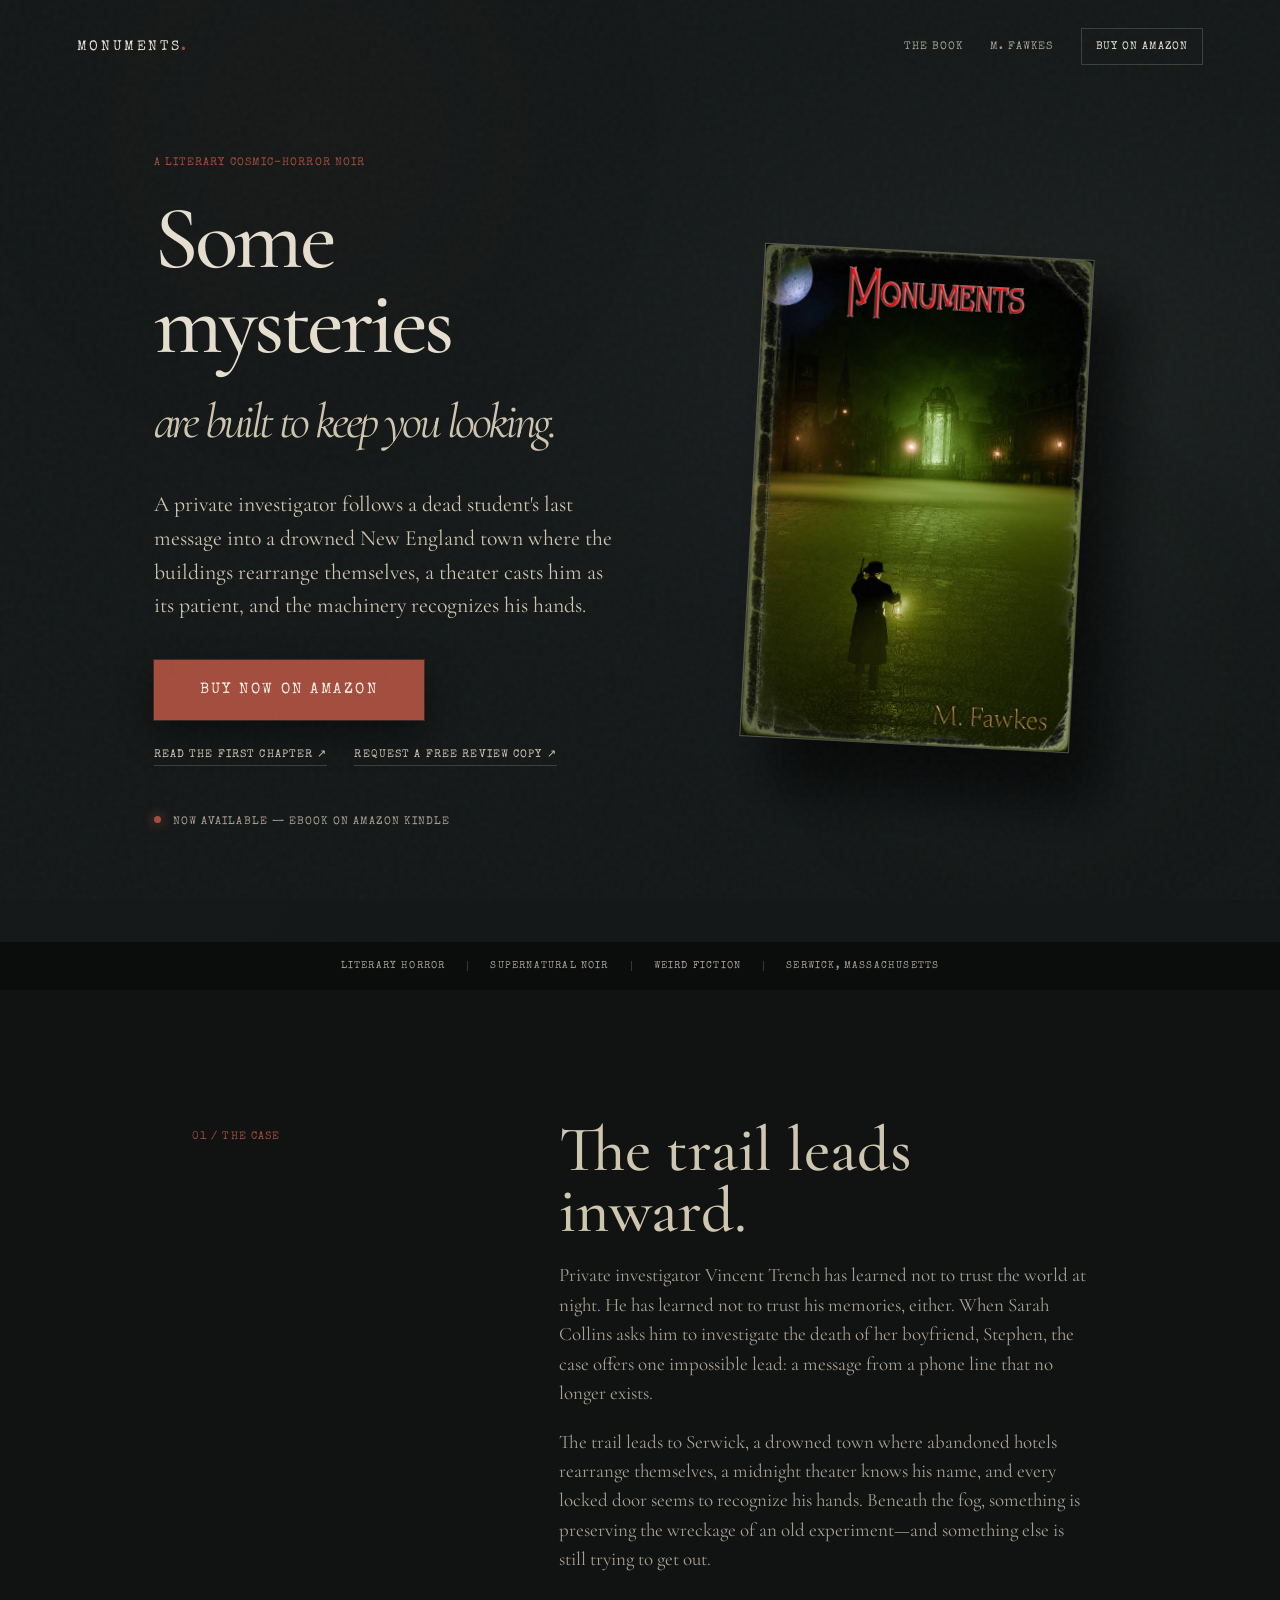
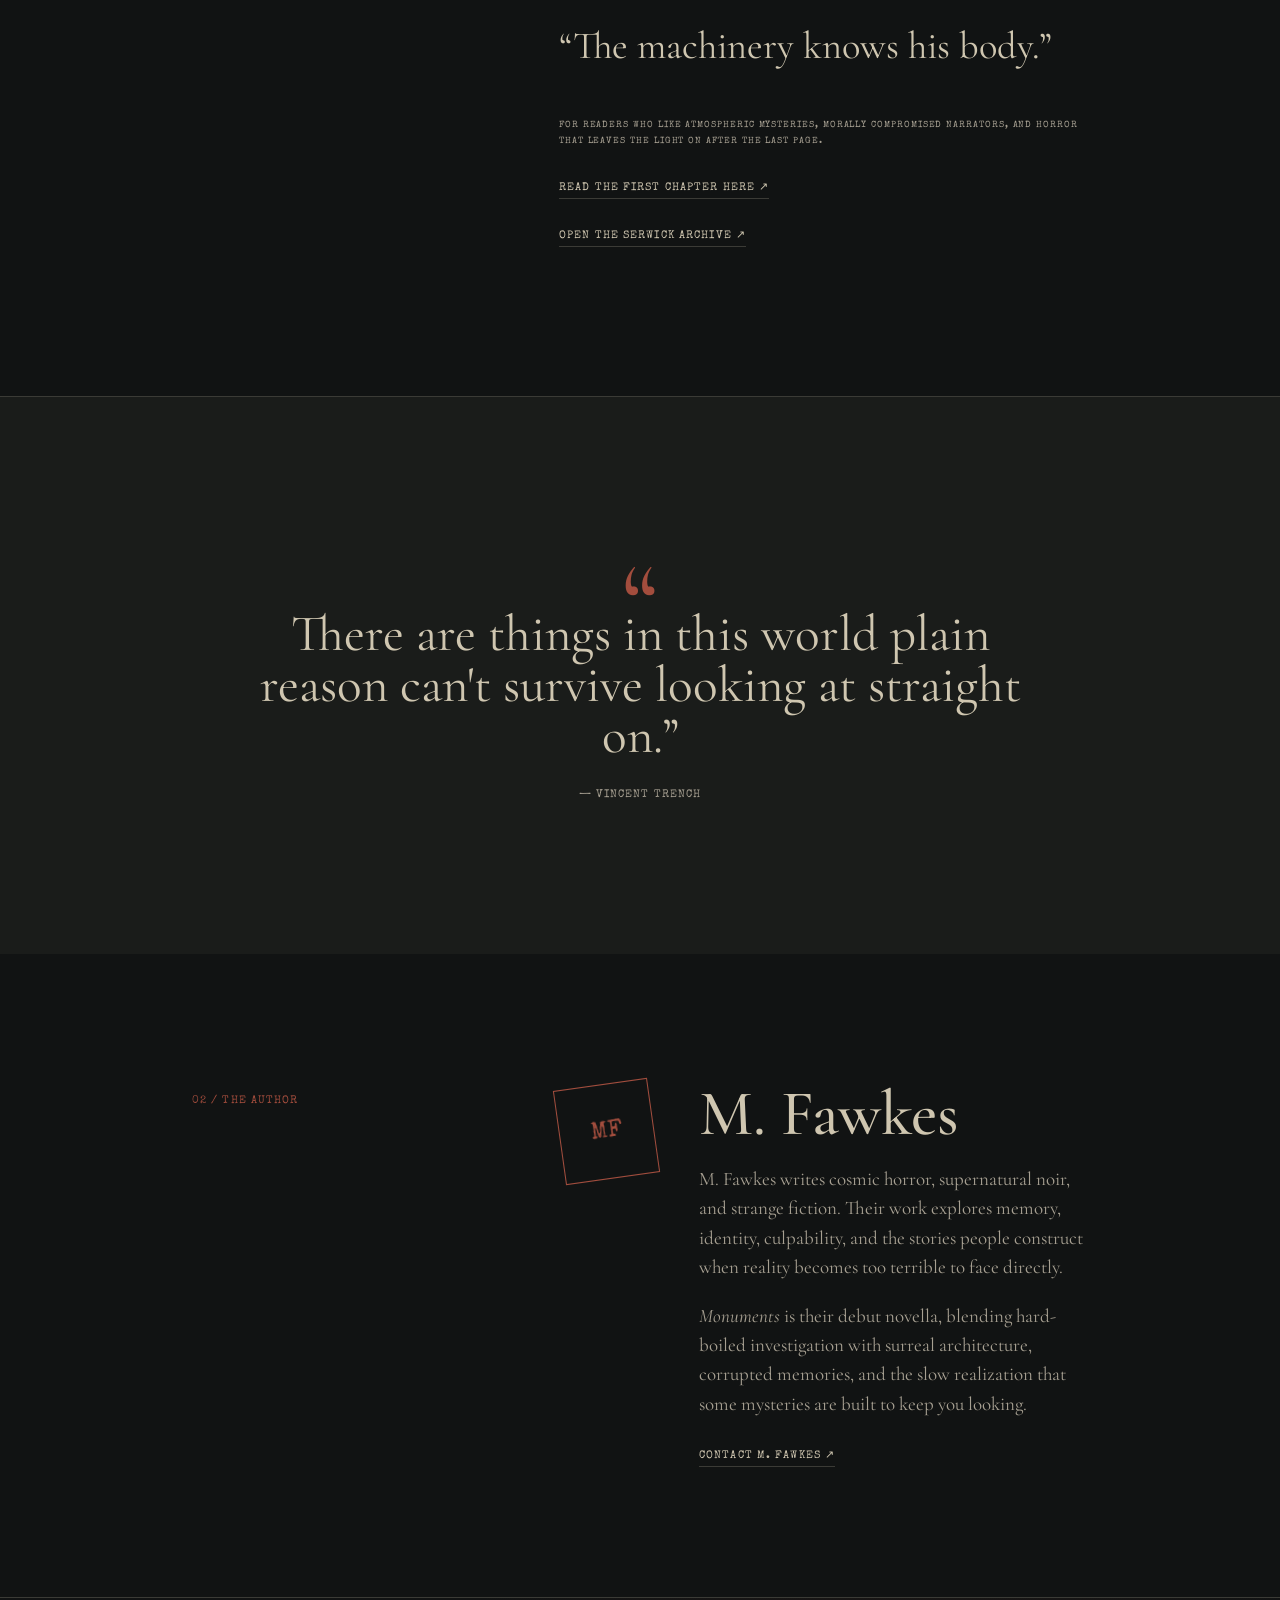
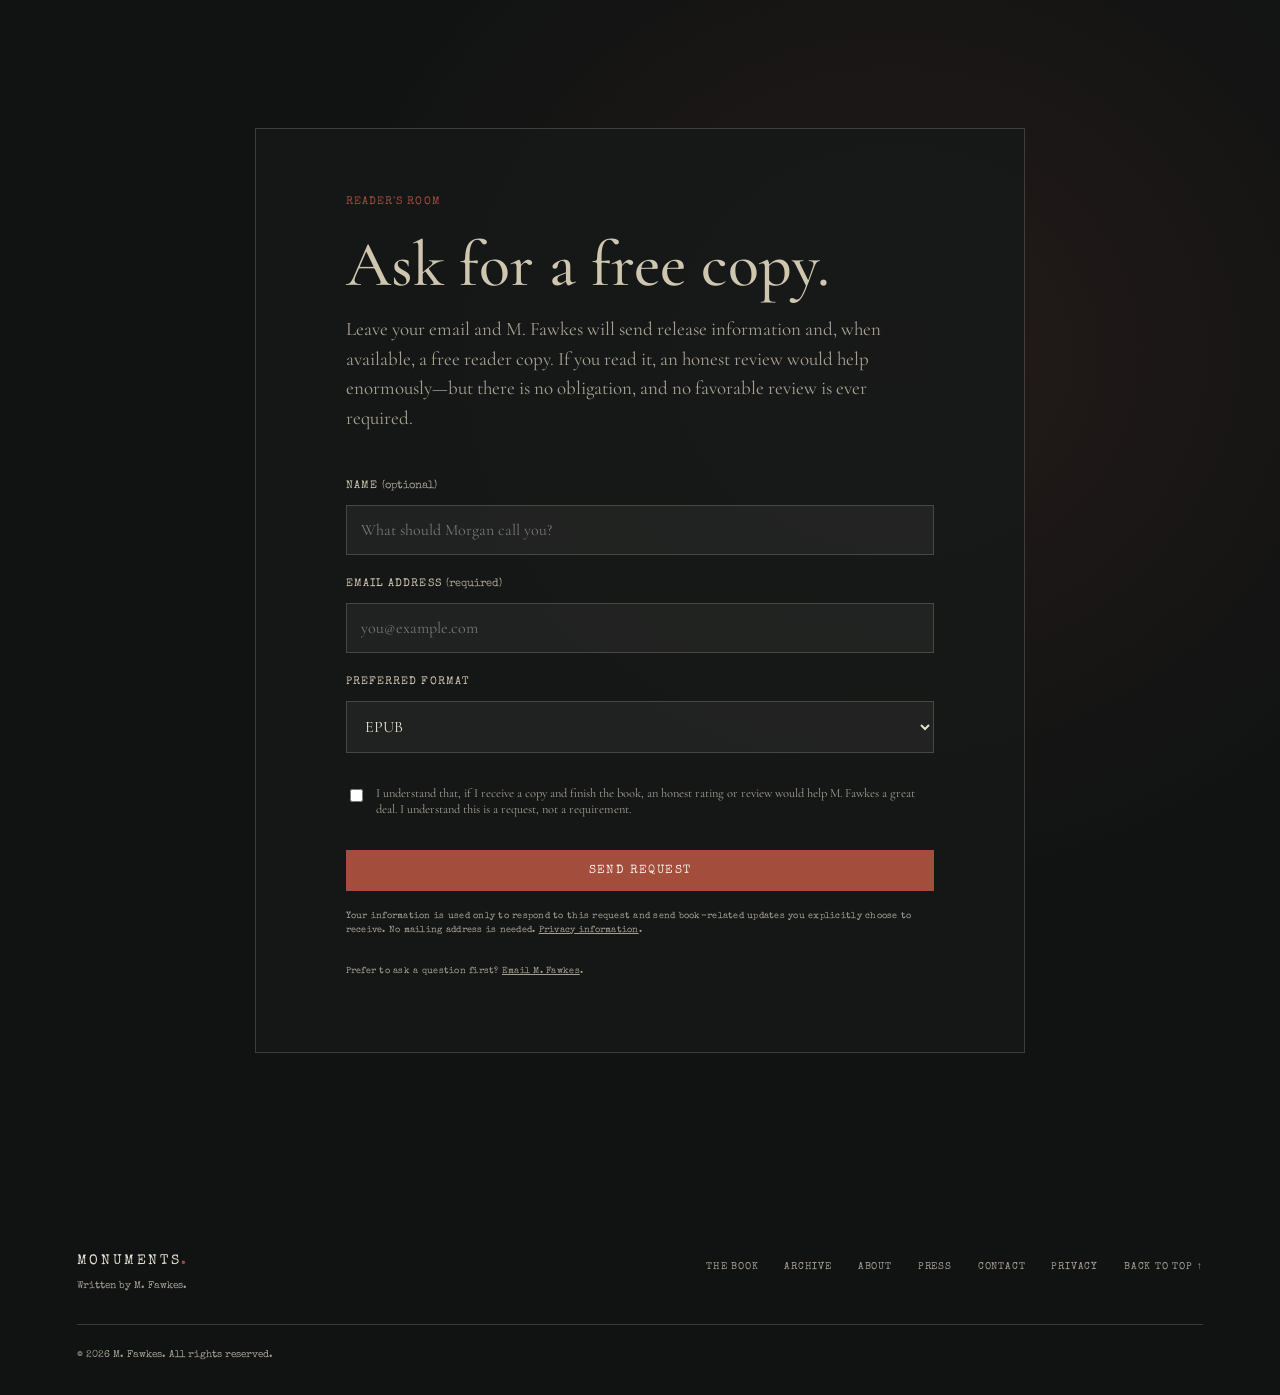
<file: index.html>
<!doctype html>
<html lang="en">
<head>
  <meta charset="utf-8">
  <meta name="viewport" content="width=device-width, initial-scale=1">
  <meta name="description" content="Monuments by M. Fawkes — a literary cosmic-horror noir novella about memory, culpability, and impossible places.">
  <meta name="author" content="M. Fawkes">
  <meta property="og:title" content="Monuments — M. Fawkes">
  <meta property="og:description" content="Some mysteries are built to keep you looking.">
  <meta property="og:type" content="website">
  <meta property="og:image" content="https://monumentsbook.win/assets/monuments-cover.jpg">
  <meta name="twitter:card" content="summary_large_image">
  <meta name="twitter:image" content="https://monumentsbook.win/assets/monuments-cover.jpg">
  <title>Monuments | M. Fawkes</title>
  <link rel="preconnect" href="https://fonts.googleapis.com">
  <link rel="preconnect" href="https://fonts.gstatic.com" crossorigin>
  <link href="https://fonts.googleapis.com/css2?family=Cormorant+Garamond:wght@400;500;600;700&family=Special+Elite&display=swap" rel="stylesheet">
  <link rel="stylesheet" href="styles.css">
</head>
<body>
  <div class="grain" aria-hidden="true"></div>
  <header class="site-header">
    <a class="wordmark" href="#top" aria-label="Monuments home">MONUMENTS<span>.</span></a>
    <nav aria-label="Main navigation">
      <a href="the-book.html">The Book</a>
      <a href="about.html">M. Fawkes</a>
      <a class="nav-cta" href="https://www.amazon.com/dp/B0HKTP2914" target="_blank" rel="noopener">Buy on Amazon</a>
    </nav>
  </header>

  <main id="top">
    <section class="hero" aria-labelledby="hero-title">
      <div class="hero-copy">
        <p class="eyebrow">A literary cosmic-horror noir</p>
        <h1 id="hero-title">Some mysteries<br><em>are built to keep you looking.</em></h1>
        <p class="lede">A private investigator follows a dead student's last message into a drowned New England town where the buildings rearrange themselves, a theater casts him as its patient, and the machinery recognizes his hands.</p>
        <div class="hero-actions">
          <a class="button button-primary button-large" href="https://www.amazon.com/dp/B0HKTP2914" target="_blank" rel="noopener">Buy now on Amazon</a>
          <a class="text-link" href="sample.html">Read the first chapter <span aria-hidden="true">↗</span></a>
          <a class="text-link" href="#copy">Request a free review copy <span aria-hidden="true">↗</span></a>
        </div>
        <p class="status"><span class="status-dot"></span> Now available — ebook on Amazon Kindle</p>
      </div>
      <div class="cover-wrap">
        <div class="cover-shadow"></div>
        <img class="real-cover" src="assets/monuments-cover.jpg" alt="Cover of Monuments by M. Fawkes">
      </div>
    </section>

    <section class="signal-strip" aria-label="Book details">
      <span>Literary horror</span><span>Supernatural noir</span><span>Weird fiction</span><span>Serwick, Massachusetts</span>
    </section>

    <section id="book" class="split-section book-section">
      <div class="section-label">01 / The case</div>
      <div class="section-content">
        <h2>The trail leads inward.</h2>
        <p>Private investigator Vincent Trench has learned not to trust the world at night. He has learned not to trust his memories, either. When Sarah Collins asks him to investigate the death of her boyfriend, Stephen, the case offers one impossible lead: a message from a phone line that no longer exists.</p>
        <p>The trail leads to Serwick, a drowned town where abandoned hotels rearrange themselves, a midnight theater knows his name, and every locked door seems to recognize his hands. Beneath the fog, something is preserving the wreckage of an old experiment—and something else is still trying to get out.</p>
        <blockquote>“The machinery knows his body.”</blockquote>
        <p class="small-note">For readers who like atmospheric mysteries, morally compromised narrators, and horror that leaves the light on after the last page.</p>
        <p><a class="text-link" href="sample.html">Read the first chapter here <span aria-hidden="true">↗</span></a></p>
        <p><a class="text-link" href="archive.html">Open the Serwick archive <span aria-hidden="true">↗</span></a></p>
      </div>
    </section>

    <section class="quote-section" aria-label="A line from Monuments">
      <div class="quote-mark">“</div>
      <p>There are things in this world plain reason can't survive looking at straight on.”</p>
      <div class="quote-credit">— Vincent Trench</div>
    </section>

    <section id="author" class="split-section author-section">
      <div class="section-label">02 / The author</div>
      <div class="section-content author-content">
        <div class="author-stamp" aria-hidden="true">MF</div>
        <div>
          <h2>M. Fawkes</h2>
          <p>M. Fawkes writes cosmic horror, supernatural noir, and strange fiction. Their work explores memory, identity, culpability, and the stories people construct when reality becomes too terrible to face directly.</p>
          <p><em>Monuments</em> is their debut novella, blending hard-boiled investigation with surreal architecture, corrupted memories, and the slow realization that some mysteries are built to keep you looking.</p>
          <a class="text-link" href="mailto:M.FawkesPromotions@monumentsbook.win">Contact M. Fawkes <span aria-hidden="true">↗</span></a>
        </div>
      </div>
    </section>

    <section id="copy" class="copy-section" aria-labelledby="copy-title">
      <div class="copy-card">
        <p class="eyebrow">Reader's room</p>
        <h2 id="copy-title">Ask for a free copy.</h2>
        <p>Leave your email and M. Fawkes will send release information and, when available, a free reader copy. If you read it, an honest review would help enormously—but there is no obligation, and no favorable review is ever required.</p>
        <form id="copy-form" action="https://formspree.io/f/mqpaqbje" method="POST">
          <input type="hidden" name="_subject" value="Monuments free copy request">
          <label for="name">Name <span>(optional)</span></label>
          <input id="name" name="name" type="text" autocomplete="name" placeholder="What should Morgan call you?">
          <label for="email">Email address <span>(required)</span></label>
          <input id="email" name="email" type="email" autocomplete="email" placeholder="you@example.com" required>
          <label for="format">Preferred format</label>
          <select id="format" name="preferred_format">
            <option value="epub">EPUB</option>
            <option value="kindle">Kindle/Amazon announcement</option>
            <option value="either">Either is fine</option>
          </select>
          <label class="checkbox-label"><input type="checkbox" name="review_acknowledgement" value="yes" required> <span>I understand that, if I receive a copy and finish the book, an honest rating or review would help M. Fawkes a great deal. I understand this is a request, not a requirement.</span></label>
          <button class="button button-primary" type="submit">Send request</button>
          <p class="form-note">Your information is used only to respond to this request and send book-related updates you explicitly choose to receive. No mailing address is needed. <a href="privacy.html">Privacy information</a>.</p>
          <p class="form-note">Prefer to ask a question first? <a href="mailto:M.FawkesPromotions@monumentsbook.win">Email M. Fawkes</a>.</p>
          <p class="form-success" id="form-success" role="status" hidden>Request received. Keep an eye on your inbox.</p>
          <p class="form-error" id="form-error" role="alert" hidden>Something went wrong. Please try again or email M. Fawkes directly.</p>
        </form>
      </div>
    </section>
  </main>

  <footer class="site-footer">
    <div><span class="wordmark">MONUMENTS<span>.</span></span><p>Written by M. Fawkes.</p></div>
    <div class="footer-links"><a href="the-book.html">The book</a><a href="archive.html">Archive</a><a href="about.html">About</a><a href="press.html">Press</a><a href="mailto:M.FawkesPromotions@monumentsbook.win">Contact</a><a href="privacy.html">Privacy</a><a href="#top">Back to top ↑</a></div>
    <p class="copyright">© 2026 M. Fawkes. All rights reserved.</p>
  </footer>
  <script src="script.js"></script>
</body>
</html>
</file>
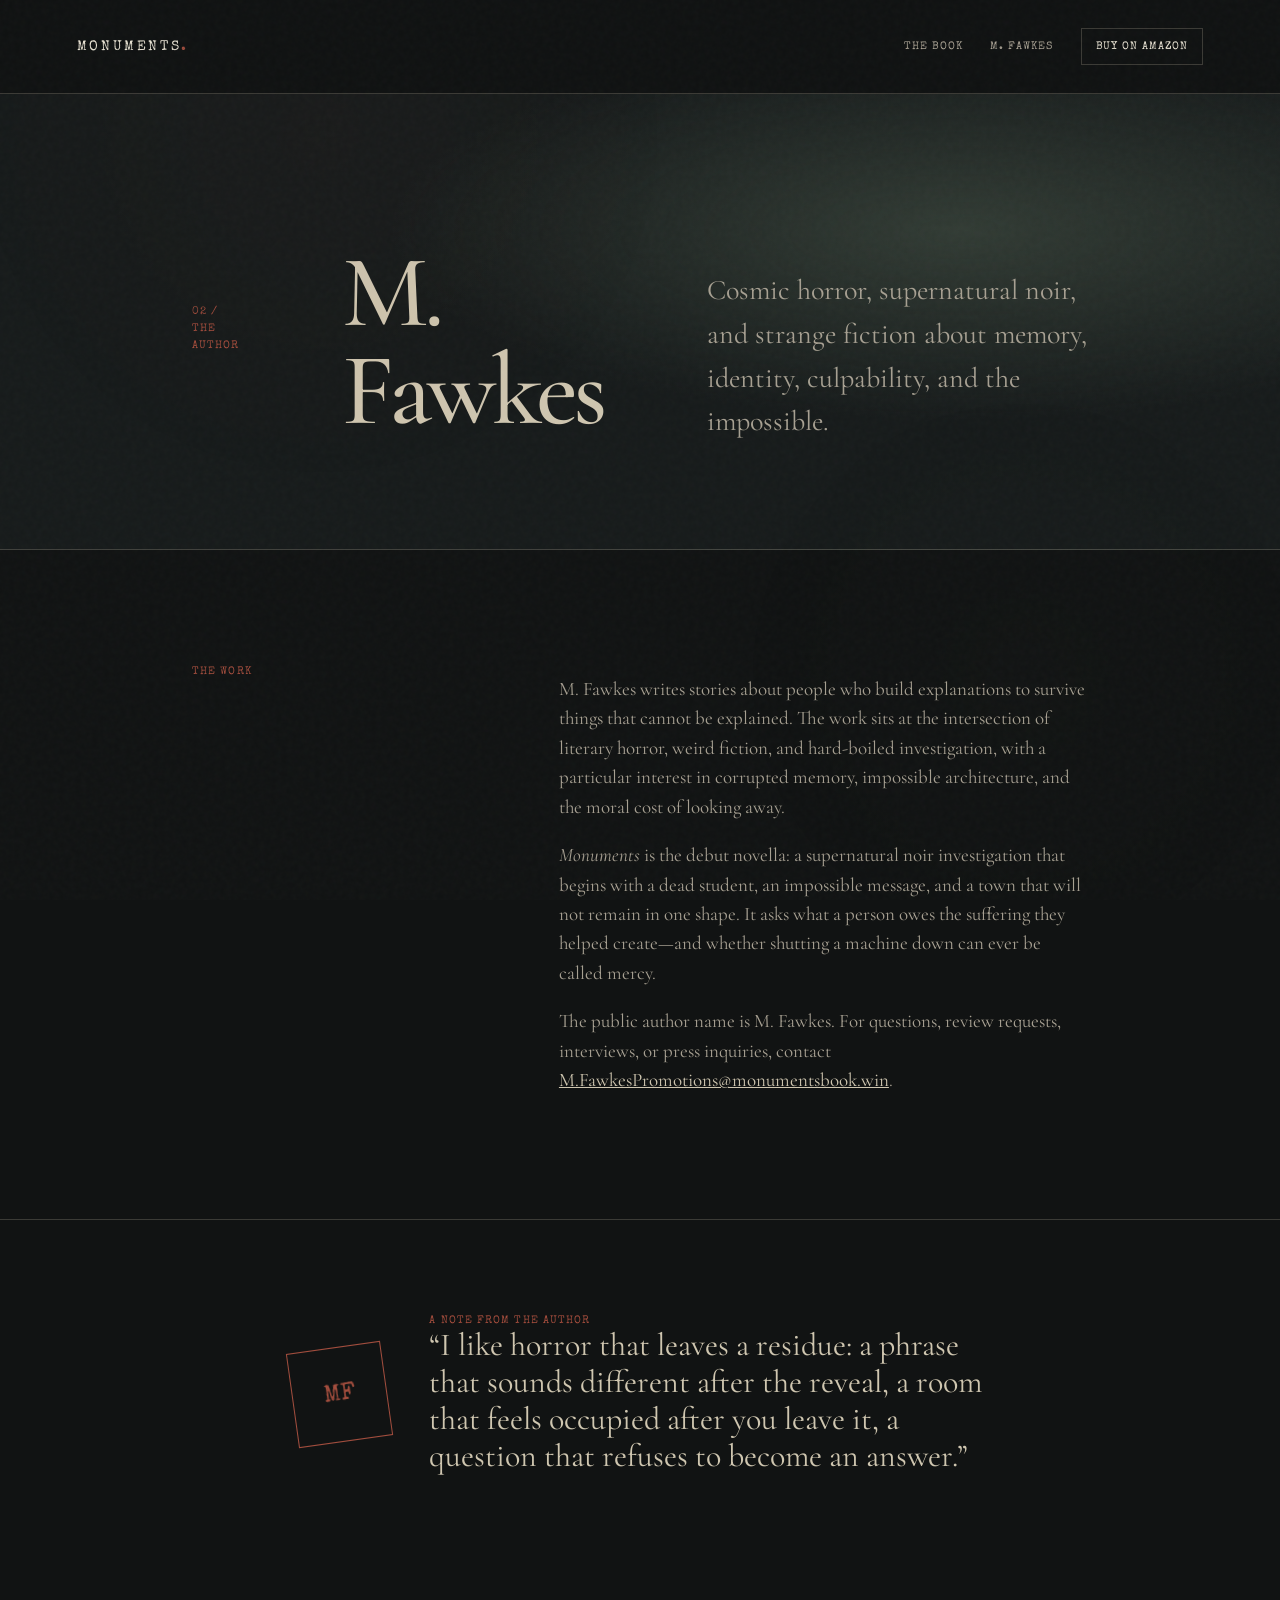
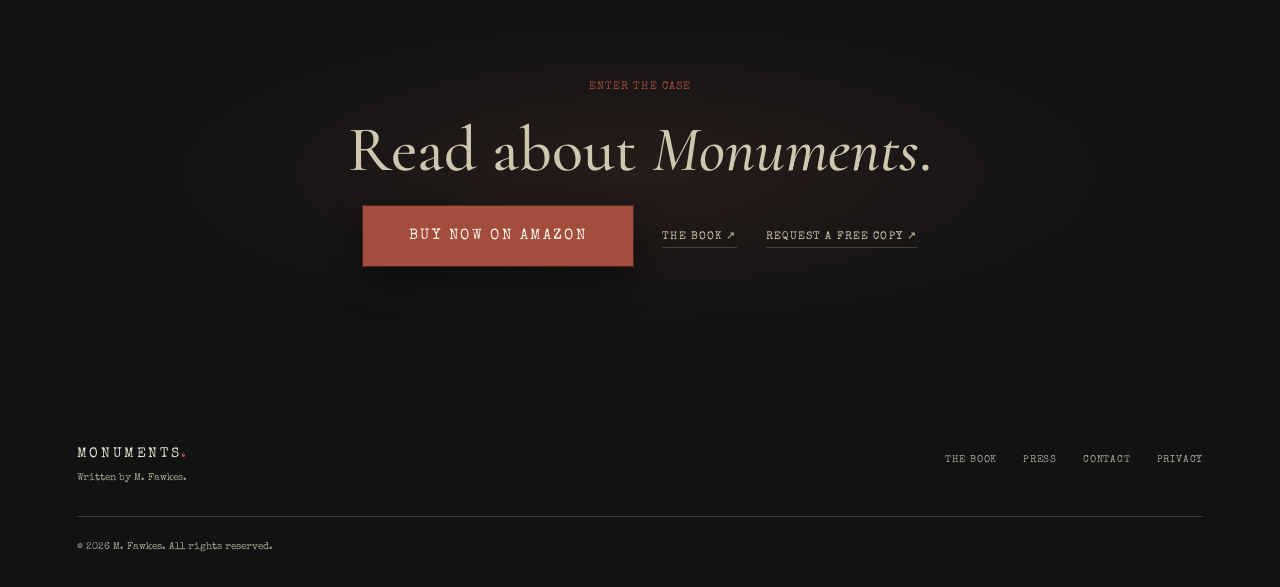
<file: about.html>
<!doctype html>
<html lang="en">
<head>
  <meta charset="utf-8">
  <meta name="viewport" content="width=device-width, initial-scale=1">
  <meta name="description" content="About M. Fawkes, author of Monuments: literary cosmic horror, supernatural noir, and strange fiction about memory, identity, and impossible places.">
  <meta name="author" content="M. Fawkes">
  <meta property="og:title" content="About M. Fawkes | Monuments">
  <meta property="og:description" content="M. Fawkes writes cosmic horror, supernatural noir, and strange fiction.">
  <meta property="og:type" content="profile">
  <meta property="og:image" content="https://monumentsbook.win/assets/monuments-cover.jpg">
  <meta name="twitter:card" content="summary_large_image">
  <title>About M. Fawkes | Monuments</title>
  <link rel="preconnect" href="https://fonts.googleapis.com">
  <link rel="preconnect" href="https://fonts.gstatic.com" crossorigin>
  <link href="https://fonts.googleapis.com/css2?family=Cormorant+Garamond:wght@400;500;600;700&family=Special+Elite&display=swap" rel="stylesheet">
  <link rel="stylesheet" href="styles.css">
  <script type="application/ld+json">
  {
    "@context": "https://schema.org",
    "@type": "Person",
    "name": "M. Fawkes",
    "url": "https://monumentsbook.win/about.html",
    "authorOf": {"@type": "Book", "name": "Monuments", "url": "https://monumentsbook.win/the-book.html"}
  }
  </script>
</head>
<body class="interior-page">
  <div class="grain" aria-hidden="true"></div>
  <header class="site-header site-header-solid">
    <a class="wordmark" href="index.html">MONUMENTS<span>.</span></a>
    <nav aria-label="Main navigation">
      <a href="the-book.html">The Book</a>
      <a href="about.html" aria-current="page">M. Fawkes</a>
      <a class="nav-cta" href="https://www.amazon.com/dp/B0HKTP2914" target="_blank" rel="noopener">Buy on Amazon</a>
    </nav>
  </header>
  <main>
    <section class="page-hero">
      <p class="eyebrow">02 / The author</p>
      <h1>M. Fawkes</h1>
      <p class="page-dek">Cosmic horror, supernatural noir, and strange fiction about memory, identity, culpability, and the impossible.</p>
    </section>
    <section class="prose-section">
      <div class="section-label">The work</div>
      <div class="prose-content">
        <p>M. Fawkes writes stories about people who build explanations to survive things that cannot be explained. The work sits at the intersection of literary horror, weird fiction, and hard-boiled investigation, with a particular interest in corrupted memory, impossible architecture, and the moral cost of looking away.</p>
        <p><em>Monuments</em> is the debut novella: a supernatural noir investigation that begins with a dead student, an impossible message, and a town that will not remain in one shape. It asks what a person owes the suffering they helped create—and whether shutting a machine down can ever be called mercy.</p>
        <p>The public author name is M. Fawkes. For questions, review requests, interviews, or press inquiries, contact <a href="mailto:M.FawkesPromotions@monumentsbook.win">M.FawkesPromotions@monumentsbook.win</a>.</p>
      </div>
    </section>
    <section class="author-note">
      <div class="author-stamp" aria-hidden="true">MF</div>
      <div>
        <p class="eyebrow">A note from the author</p>
        <p>“I like horror that leaves a residue: a phrase that sounds different after the reveal, a room that feels occupied after you leave it, a question that refuses to become an answer.”</p>
      </div>
    </section>
    <section class="page-cta">
      <p class="eyebrow">Enter the case</p>
      <h2>Read about <em>Monuments</em>.</h2>
      <a class="button button-primary button-large" href="https://www.amazon.com/dp/B0HKTP2914" target="_blank" rel="noopener">Buy now on Amazon</a>
      <a class="text-link" href="the-book.html">The book <span aria-hidden="true">↗</span></a>
      <a class="text-link" href="index.html#copy">Request a free copy <span aria-hidden="true">↗</span></a>
    </section>
  </main>
  <footer class="site-footer">
    <div><a class="wordmark" href="index.html">MONUMENTS<span>.</span></a><p>Written by M. Fawkes.</p></div>
    <div class="footer-links"><a href="the-book.html">The book</a><a href="press.html">Press</a><a href="mailto:M.FawkesPromotions@monumentsbook.win">Contact</a><a href="privacy.html">Privacy</a></div>
    <p class="copyright">© 2026 M. Fawkes. All rights reserved.</p>
  </footer>
</body>
</html>
</file>
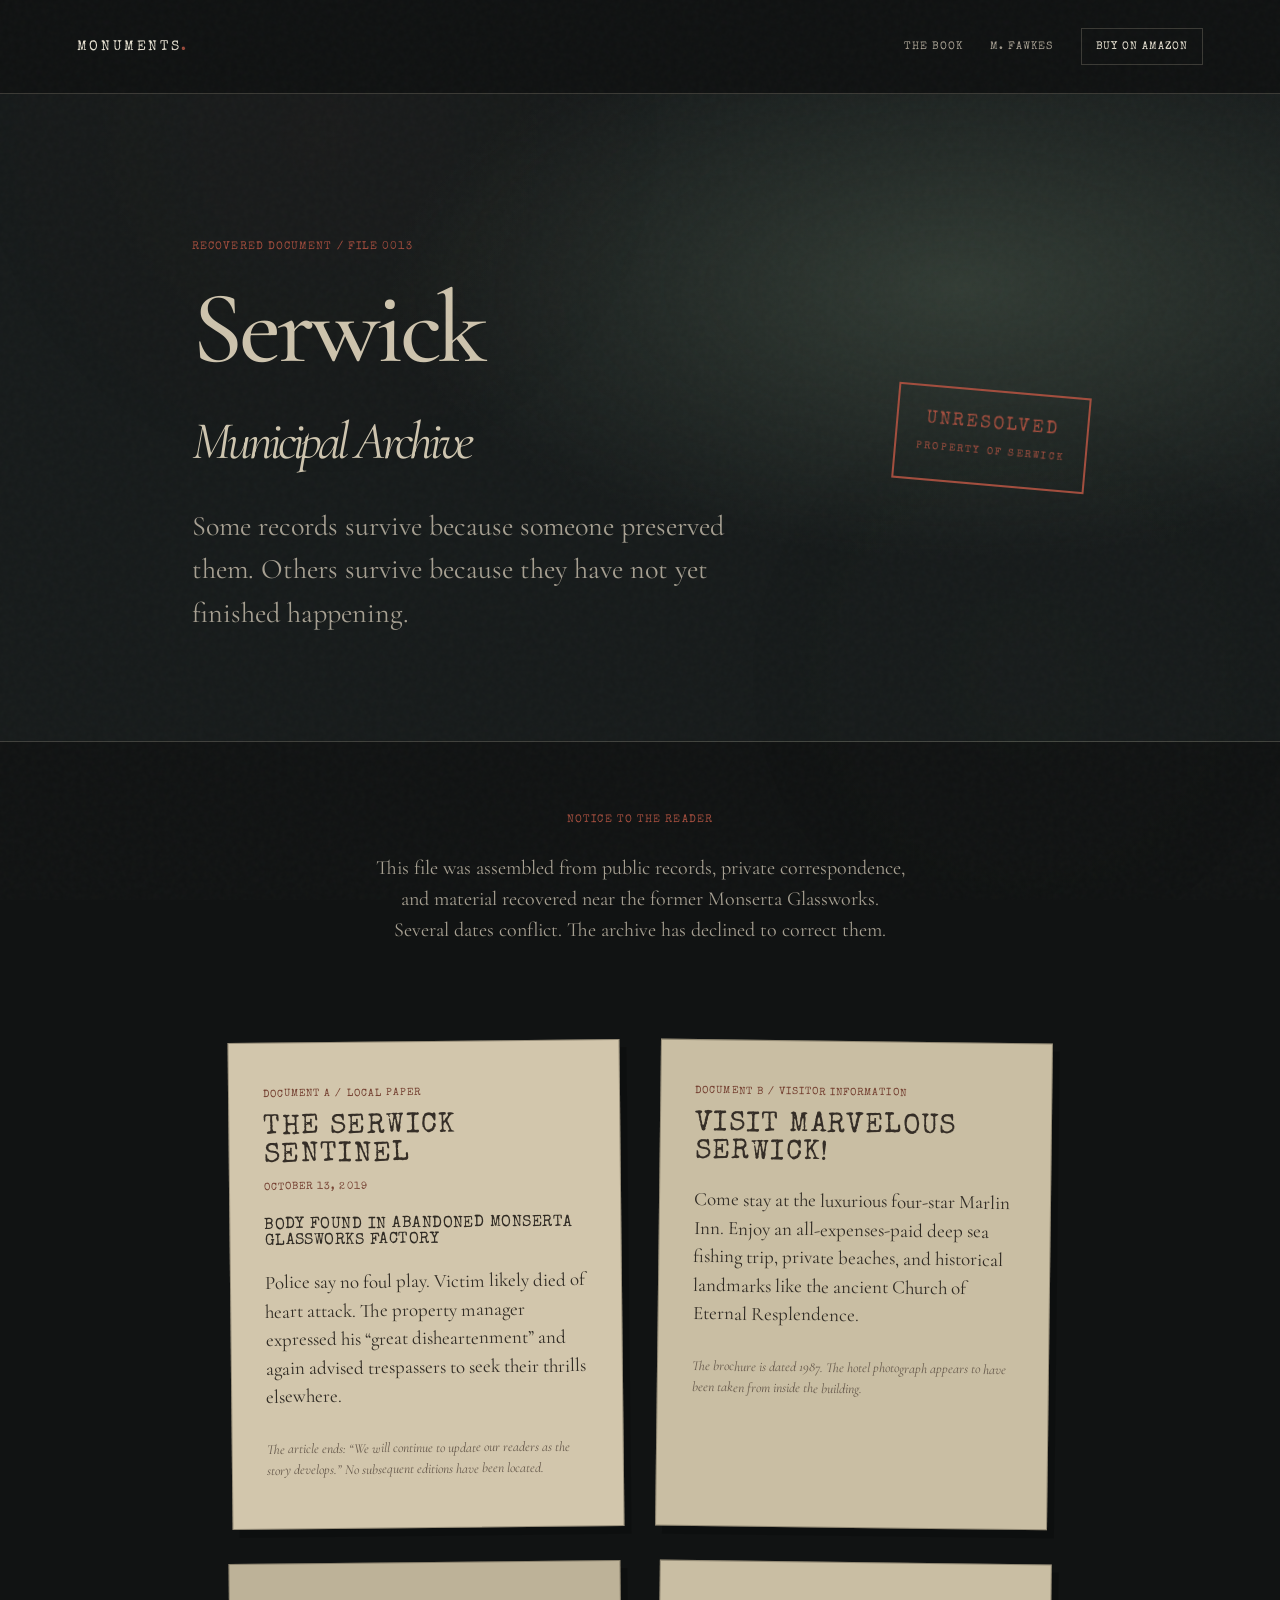
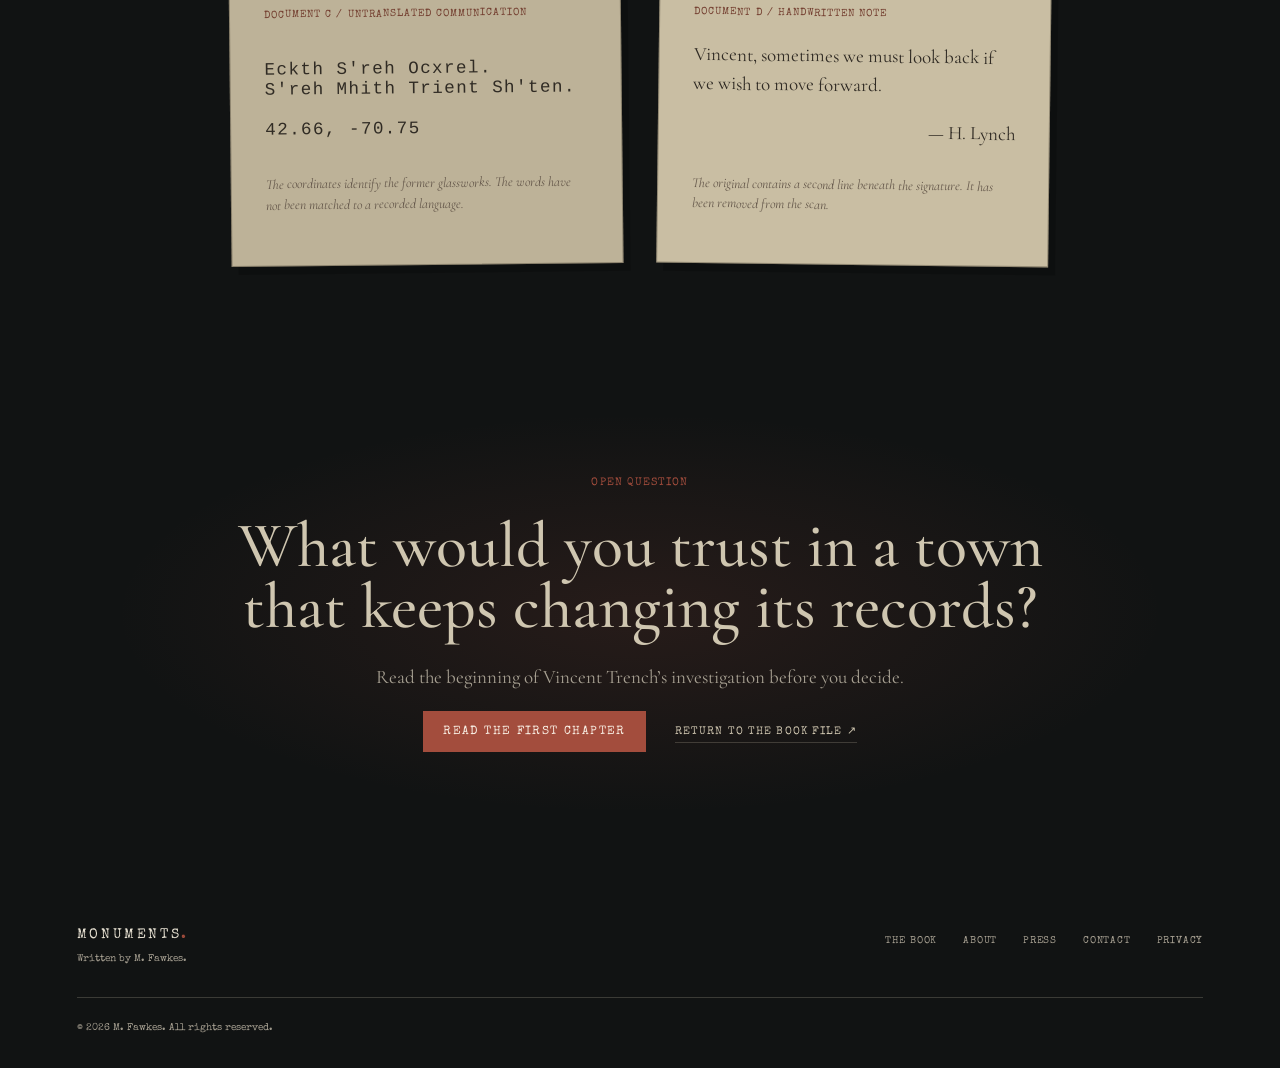
<file: archive.html>
<!doctype html>
<html lang="en">
<head>
  <meta charset="utf-8">
  <meta name="viewport" content="width=device-width, initial-scale=1">
  <meta name="description" content="Enter the Serwick municipal archive: an in-world case file from Monuments by M. Fawkes.">
  <meta name="author" content="M. Fawkes">
  <meta property="og:title" content="The Serwick Municipal Archive | Monuments">
  <meta property="og:description" content="A recovered case file from the drowned town of Serwick.">
  <meta property="og:type" content="article">
  <meta property="og:image" content="https://monumentsbook.win/assets/monuments-cover.jpg">
  <meta name="twitter:card" content="summary_large_image">
  <title>The Serwick Municipal Archive | Monuments</title>
  <link rel="preconnect" href="https://fonts.googleapis.com">
  <link rel="preconnect" href="https://fonts.gstatic.com" crossorigin>
  <link href="https://fonts.googleapis.com/css2?family=Cormorant+Garamond:wght@400;500;600;700&family=Special+Elite&display=swap" rel="stylesheet">
  <link rel="stylesheet" href="styles.css">
</head>
<body class="interior-page archive-page">
  <div class="grain" aria-hidden="true"></div>
  <header class="site-header site-header-solid">
    <a class="wordmark" href="index.html">MONUMENTS<span>.</span></a>
    <nav aria-label="Main navigation">
      <a href="the-book.html">The Book</a>
      <a href="about.html">M. Fawkes</a>
      <a class="nav-cta" href="https://www.amazon.com/dp/B0HKTP2914" target="_blank" rel="noopener">Buy on Amazon</a>
    </nav>
  </header>
  <main>
    <section class="page-hero archive-hero">
      <div>
        <p class="eyebrow">Recovered document / File 0013</p>
        <h1>Serwick<br><em>Municipal Archive</em></h1>
        <p class="page-dek">Some records survive because someone preserved them. Others survive because they have not yet finished happening.</p>
      </div>
      <div class="archive-stamp" aria-label="Archive status: unresolved">UNRESOLVED<br><span>PROPERTY OF SERWICK</span></div>
    </section>
    <section class="archive-intro">
      <p class="eyebrow">Notice to the reader</p>
      <p>This file was assembled from public records, private correspondence, and material recovered near the former Monserta Glassworks. Several dates conflict. The archive has declined to correct them.</p>
    </section>
    <section class="archive-grid">
      <article class="archive-file">
        <p class="file-label">Document A / Local paper</p>
        <h2>The Serwick Sentinel</h2>
        <p class="file-date">October 13, 2019</p>
        <h3>BODY FOUND IN ABANDONED MONSERTA GLASSWORKS FACTORY</h3>
        <p>Police say no foul play. Victim likely died of heart attack. The property manager expressed his “great disheartenment” and again advised trespassers to seek their thrills elsewhere.</p>
        <p class="file-note">The article ends: “We will continue to update our readers as the story develops.” No subsequent editions have been located.</p>
      </article>
      <article class="archive-file archive-note-file">
        <p class="file-label">Document B / Visitor information</p>
        <h2>Visit Marvelous Serwick!</h2>
        <p>Come stay at the luxurious four-star Marlin Inn. Enjoy an all-expenses-paid deep sea fishing trip, private beaches, and historical landmarks like the ancient Church of Eternal Resplendence.</p>
        <p class="file-note">The brochure is dated 1987. The hotel photograph appears to have been taken from inside the building.</p>
      </article>
      <article class="archive-file coded-file">
        <p class="file-label">Document C / Untranslated communication</p>
        <pre>Eckth S'reh Ocxrel.
S'reh Mhith Trient Sh'ten.

42.66, -70.75</pre>
        <p class="file-note">The coordinates identify the former glassworks. The words have not been matched to a recorded language.</p>
      </article>
      <article class="archive-file archive-note-file">
        <p class="file-label">Document D / Handwritten note</p>
        <p>Vincent, sometimes we must look back if we wish to move forward.</p>
        <p class="file-signature">— H. Lynch</p>
        <p class="file-note">The original contains a second line beneath the signature. It has been removed from the scan.</p>
      </article>
    </section>
    <section class="archive-question">
      <p class="eyebrow">Open question</p>
      <h2>What would you trust in a town that keeps changing its records?</h2>
      <p>Read the beginning of Vincent Trench’s investigation before you decide.</p>
      <a class="button button-primary" href="sample.html">Read the first chapter</a>
      <a class="text-link" href="the-book.html">Return to the book file <span aria-hidden="true">↗</span></a>
    </section>
  </main>
  <footer class="site-footer">
    <div><a class="wordmark" href="index.html">MONUMENTS<span>.</span></a><p>Written by M. Fawkes.</p></div>
    <div class="footer-links"><a href="the-book.html">The book</a><a href="about.html">About</a><a href="press.html">Press</a><a href="mailto:M.FawkesPromotions@monumentsbook.win">Contact</a><a href="privacy.html">Privacy</a></div>
    <p class="copyright">© 2026 M. Fawkes. All rights reserved.</p>
  </footer>
</body>
</html>
</file>
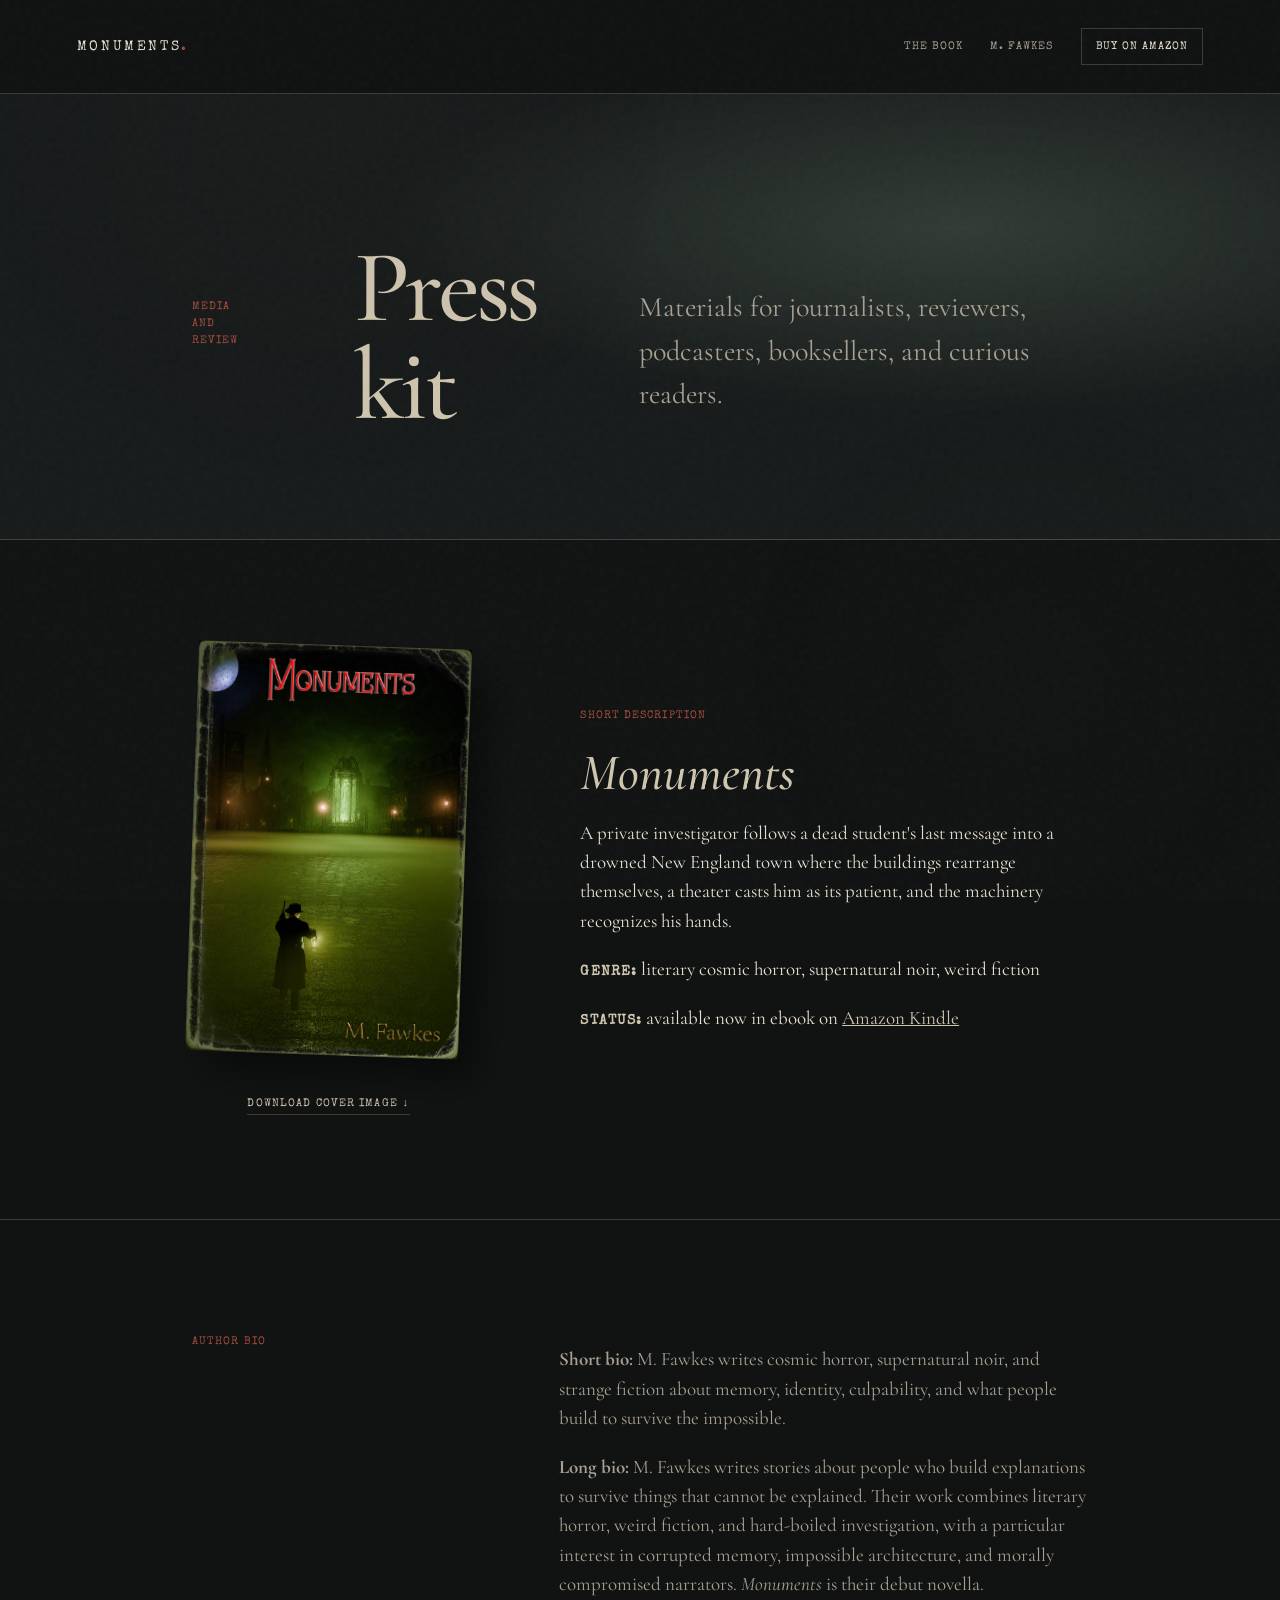
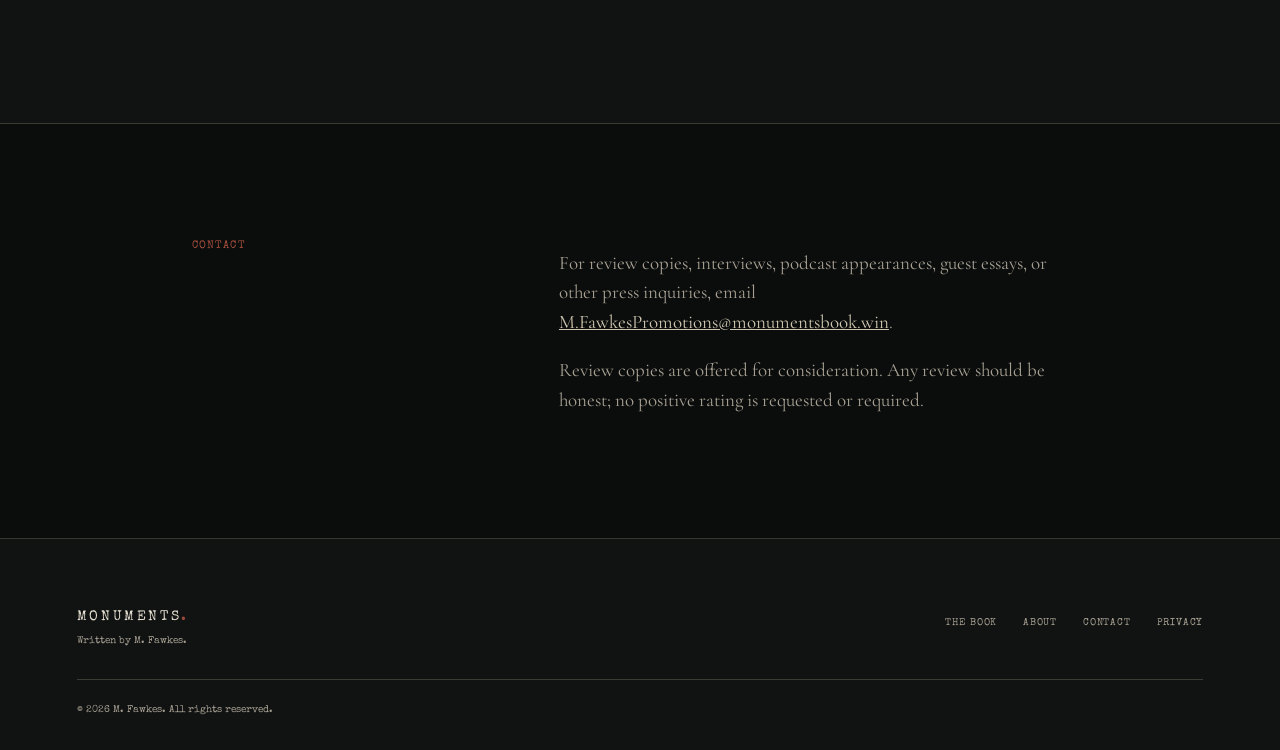
<file: press.html>
<!doctype html>
<html lang="en">
<head>
  <meta charset="utf-8">
  <meta name="viewport" content="width=device-width, initial-scale=1">
  <meta name="description" content="Press kit for Monuments by M. Fawkes: cover image, book description, author bio, genre information, and media contact.">
  <meta name="author" content="M. Fawkes">
  <meta property="og:title" content="Press Kit | Monuments by M. Fawkes">
  <meta property="og:description" content="Press materials for Monuments, a literary cosmic-horror noir novella.">
  <meta property="og:type" content="website">
  <meta property="og:image" content="https://monumentsbook.win/assets/monuments-cover.jpg">
  <meta name="twitter:card" content="summary_large_image">
  <title>Press Kit | Monuments by M. Fawkes</title>
  <link rel="preconnect" href="https://fonts.googleapis.com">
  <link rel="preconnect" href="https://fonts.gstatic.com" crossorigin>
  <link href="https://fonts.googleapis.com/css2?family=Cormorant+Garamond:wght@400;500;600;700&family=Special+Elite&display=swap" rel="stylesheet">
  <link rel="stylesheet" href="styles.css">
</head>
<body class="interior-page">
  <div class="grain" aria-hidden="true"></div>
  <header class="site-header site-header-solid">
    <a class="wordmark" href="index.html">MONUMENTS<span>.</span></a>
    <nav aria-label="Main navigation">
      <a href="the-book.html">The Book</a>
      <a href="about.html">M. Fawkes</a>
      <a class="nav-cta" href="https://www.amazon.com/dp/B0HKTP2914" target="_blank" rel="noopener">Buy on Amazon</a>
    </nav>
  </header>
  <main>
    <section class="page-hero">
      <p class="eyebrow">Media and review</p>
      <h1>Press kit</h1>
      <p class="page-dek">Materials for journalists, reviewers, podcasters, booksellers, and curious readers.</p>
    </section>
    <section class="press-grid">
      <div class="press-art">
        <img class="press-cover" src="assets/monuments-cover.jpg" alt="Cover of Monuments by M. Fawkes">
        <a class="text-link" href="assets/monuments-cover.jpg" download>Download cover image <span aria-hidden="true">↓</span></a>
      </div>
      <div class="press-copy">
        <p class="eyebrow">Short description</p>
        <h2><em>Monuments</em></h2>
        <p>A private investigator follows a dead student's last message into a drowned New England town where the buildings rearrange themselves, a theater casts him as its patient, and the machinery recognizes his hands.</p>
        <p><strong>Genre:</strong> literary cosmic horror, supernatural noir, weird fiction</p>
        <p><strong>Status:</strong> available now in ebook on <a href="https://www.amazon.com/dp/B0HKTP2914" target="_blank" rel="noopener">Amazon Kindle</a></p>
      </div>
    </section>
    <section class="prose-section">
      <div class="section-label">Author bio</div>
      <div class="prose-content">
        <p><strong>Short bio:</strong> M. Fawkes writes cosmic horror, supernatural noir, and strange fiction about memory, identity, culpability, and what people build to survive the impossible.</p>
        <p><strong>Long bio:</strong> M. Fawkes writes stories about people who build explanations to survive things that cannot be explained. Their work combines literary horror, weird fiction, and hard-boiled investigation, with a particular interest in corrupted memory, impossible architecture, and morally compromised narrators. <em>Monuments</em> is their debut novella.</p>
      </div>
    </section>
    <section class="prose-section prose-section-dark">
      <div class="section-label">Contact</div>
      <div class="prose-content">
        <p>For review copies, interviews, podcast appearances, guest essays, or other press inquiries, email <a href="mailto:M.FawkesPromotions@monumentsbook.win">M.FawkesPromotions@monumentsbook.win</a>.</p>
        <p>Review copies are offered for consideration. Any review should be honest; no positive rating is requested or required.</p>
      </div>
    </section>
  </main>
  <footer class="site-footer">
    <div><a class="wordmark" href="index.html">MONUMENTS<span>.</span></a><p>Written by M. Fawkes.</p></div>
    <div class="footer-links"><a href="the-book.html">The book</a><a href="about.html">About</a><a href="mailto:M.FawkesPromotions@monumentsbook.win">Contact</a><a href="privacy.html">Privacy</a></div>
    <p class="copyright">© 2026 M. Fawkes. All rights reserved.</p>
  </footer>
</body>
</html>
</file>
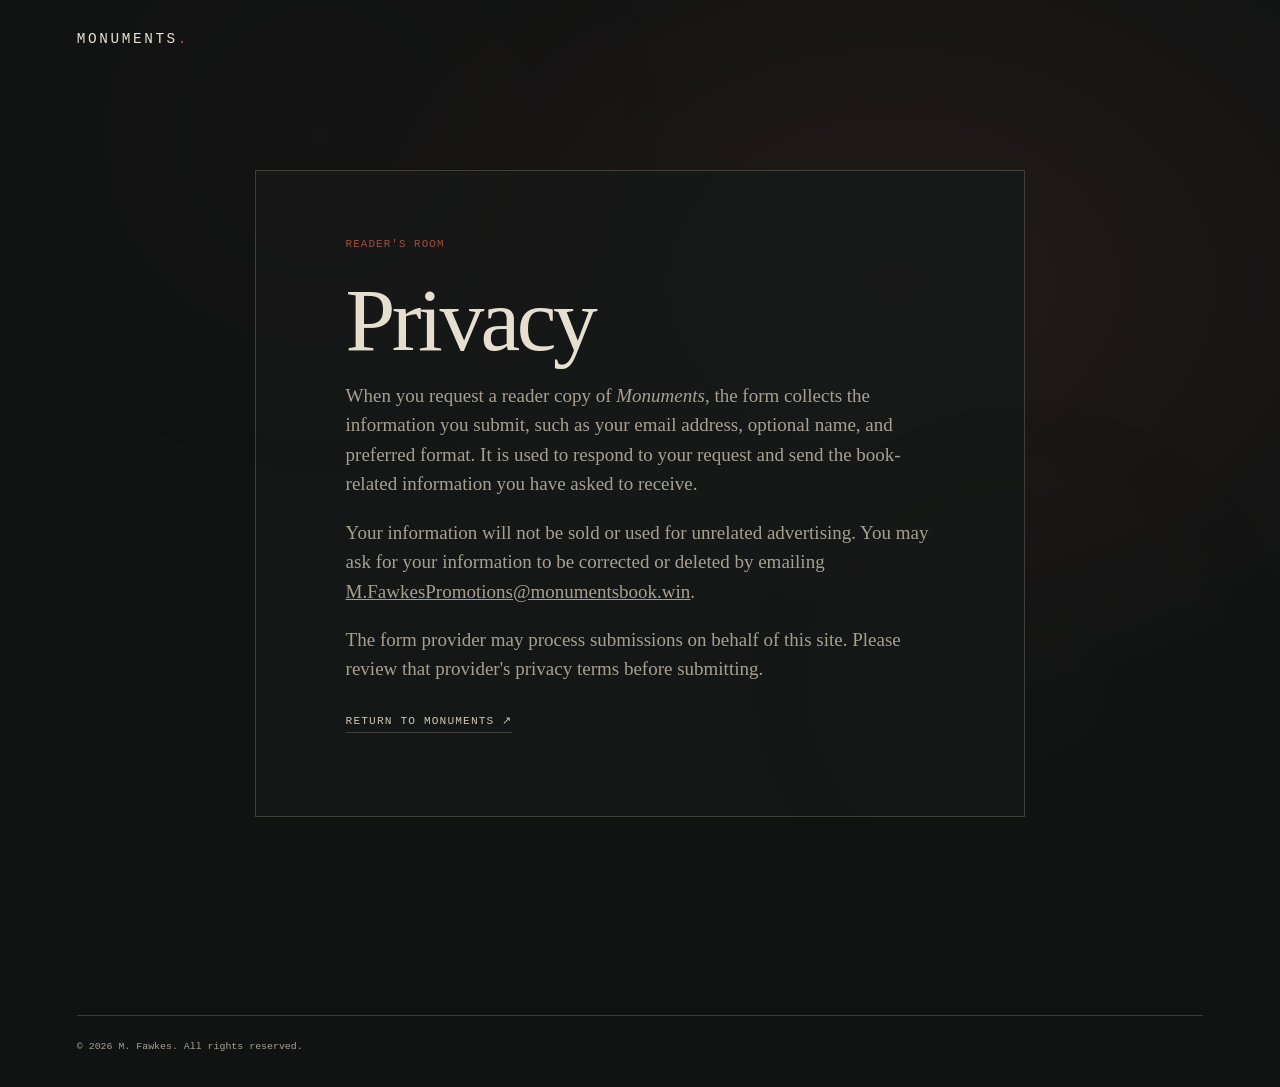
<file: privacy.html>
<!doctype html>
<html lang="en">
<head>
  <meta charset="utf-8">
  <meta name="viewport" content="width=device-width, initial-scale=1">
  <meta name="description" content="Privacy information for the Monuments reader-copy request form.">
  <title>Privacy | Monuments</title>
  <link rel="stylesheet" href="styles.css">
</head>
<body>
  <header class="site-header">
    <a class="wordmark" href="index.html">MONUMENTS<span>.</span></a>
  </header>
  <main class="copy-section" style="padding-top: 170px; min-height: 75vh;">
    <div class="copy-card">
      <p class="eyebrow">Reader's room</p>
      <h1>Privacy</h1>
      <p>When you request a reader copy of <em>Monuments</em>, the form collects the information you submit, such as your email address, optional name, and preferred format. It is used to respond to your request and send the book-related information you have asked to receive.</p>
      <p>Your information will not be sold or used for unrelated advertising. You may ask for your information to be corrected or deleted by emailing <a href="mailto:M.FawkesPromotions@monumentsbook.win">M.FawkesPromotions@monumentsbook.win</a>.</p>
      <p>The form provider may process submissions on behalf of this site. Please review that provider's privacy terms before submitting.</p>
      <p><a class="text-link" href="index.html">Return to Monuments <span aria-hidden="true">↗</span></a></p>
    </div>
  </main>
  <footer class="site-footer"><p class="copyright">© 2026 M. Fawkes. All rights reserved.</p></footer>
</body>
</html>
</file>
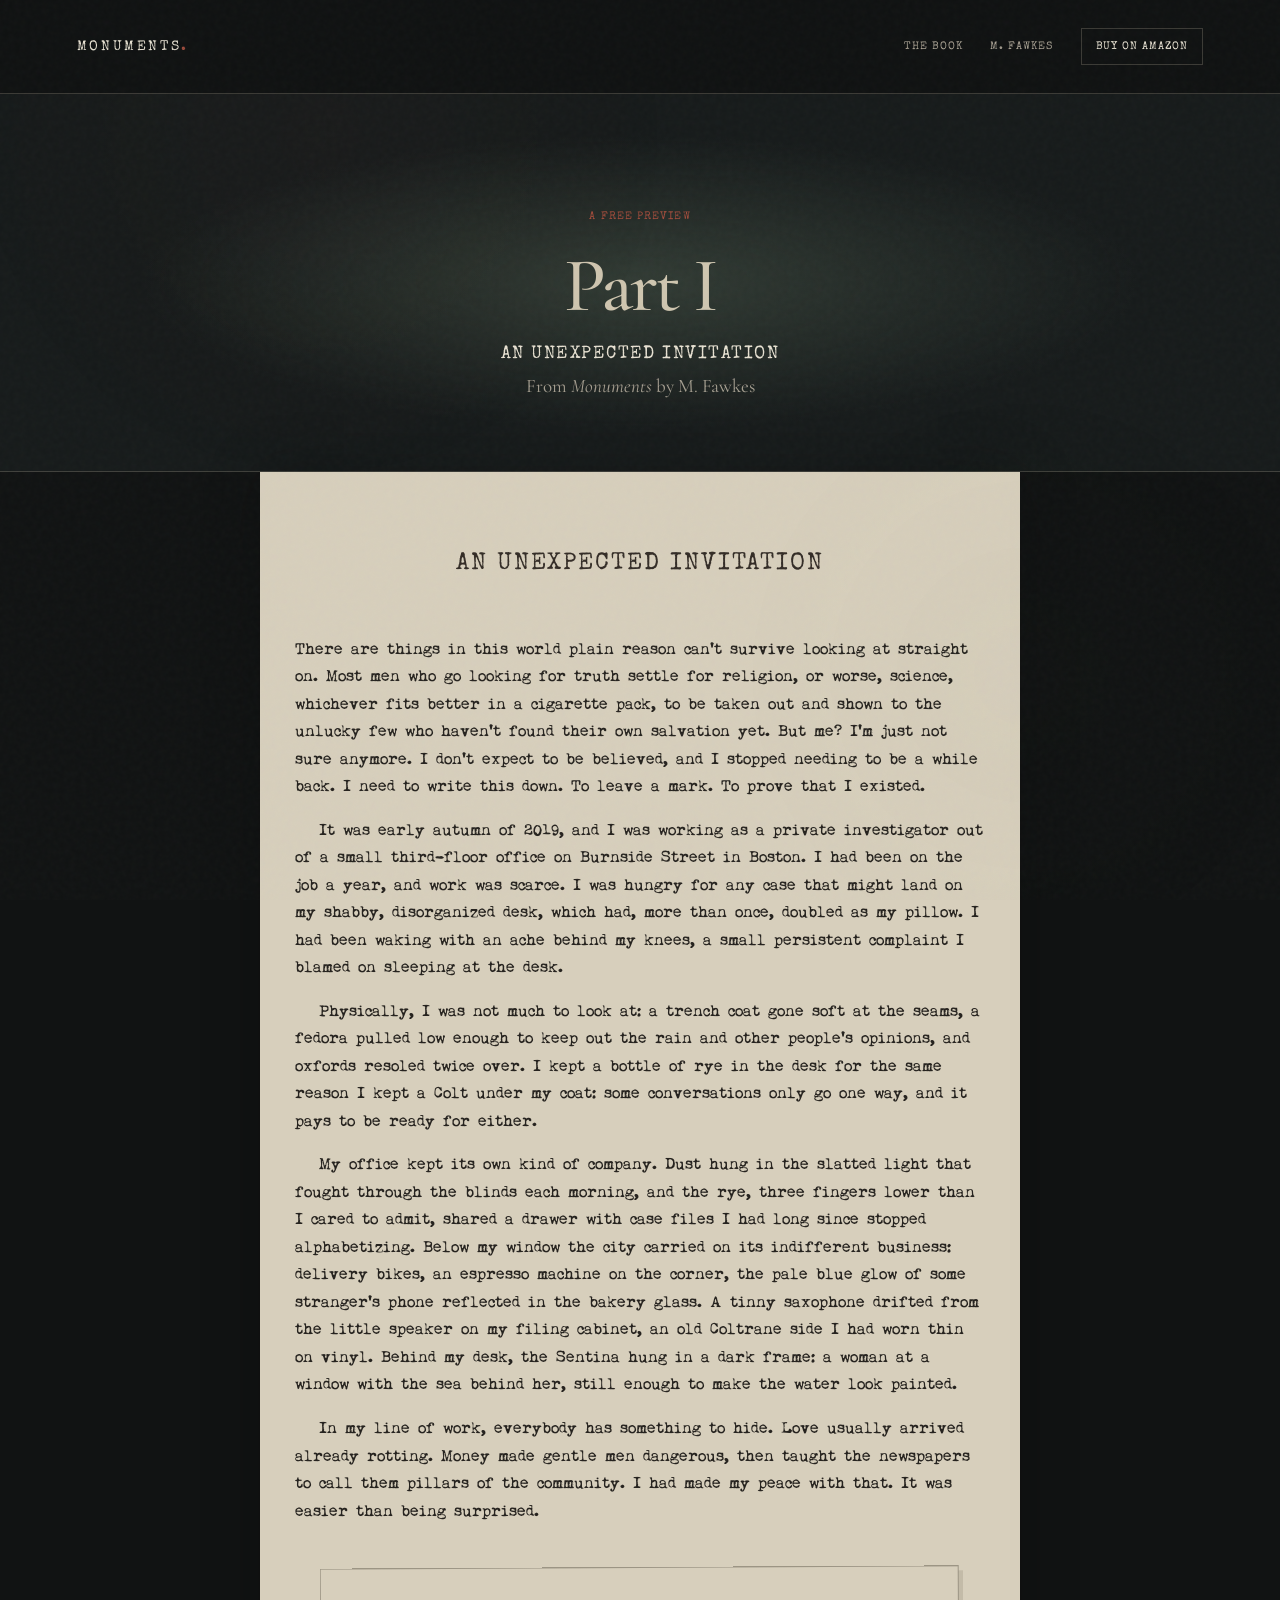
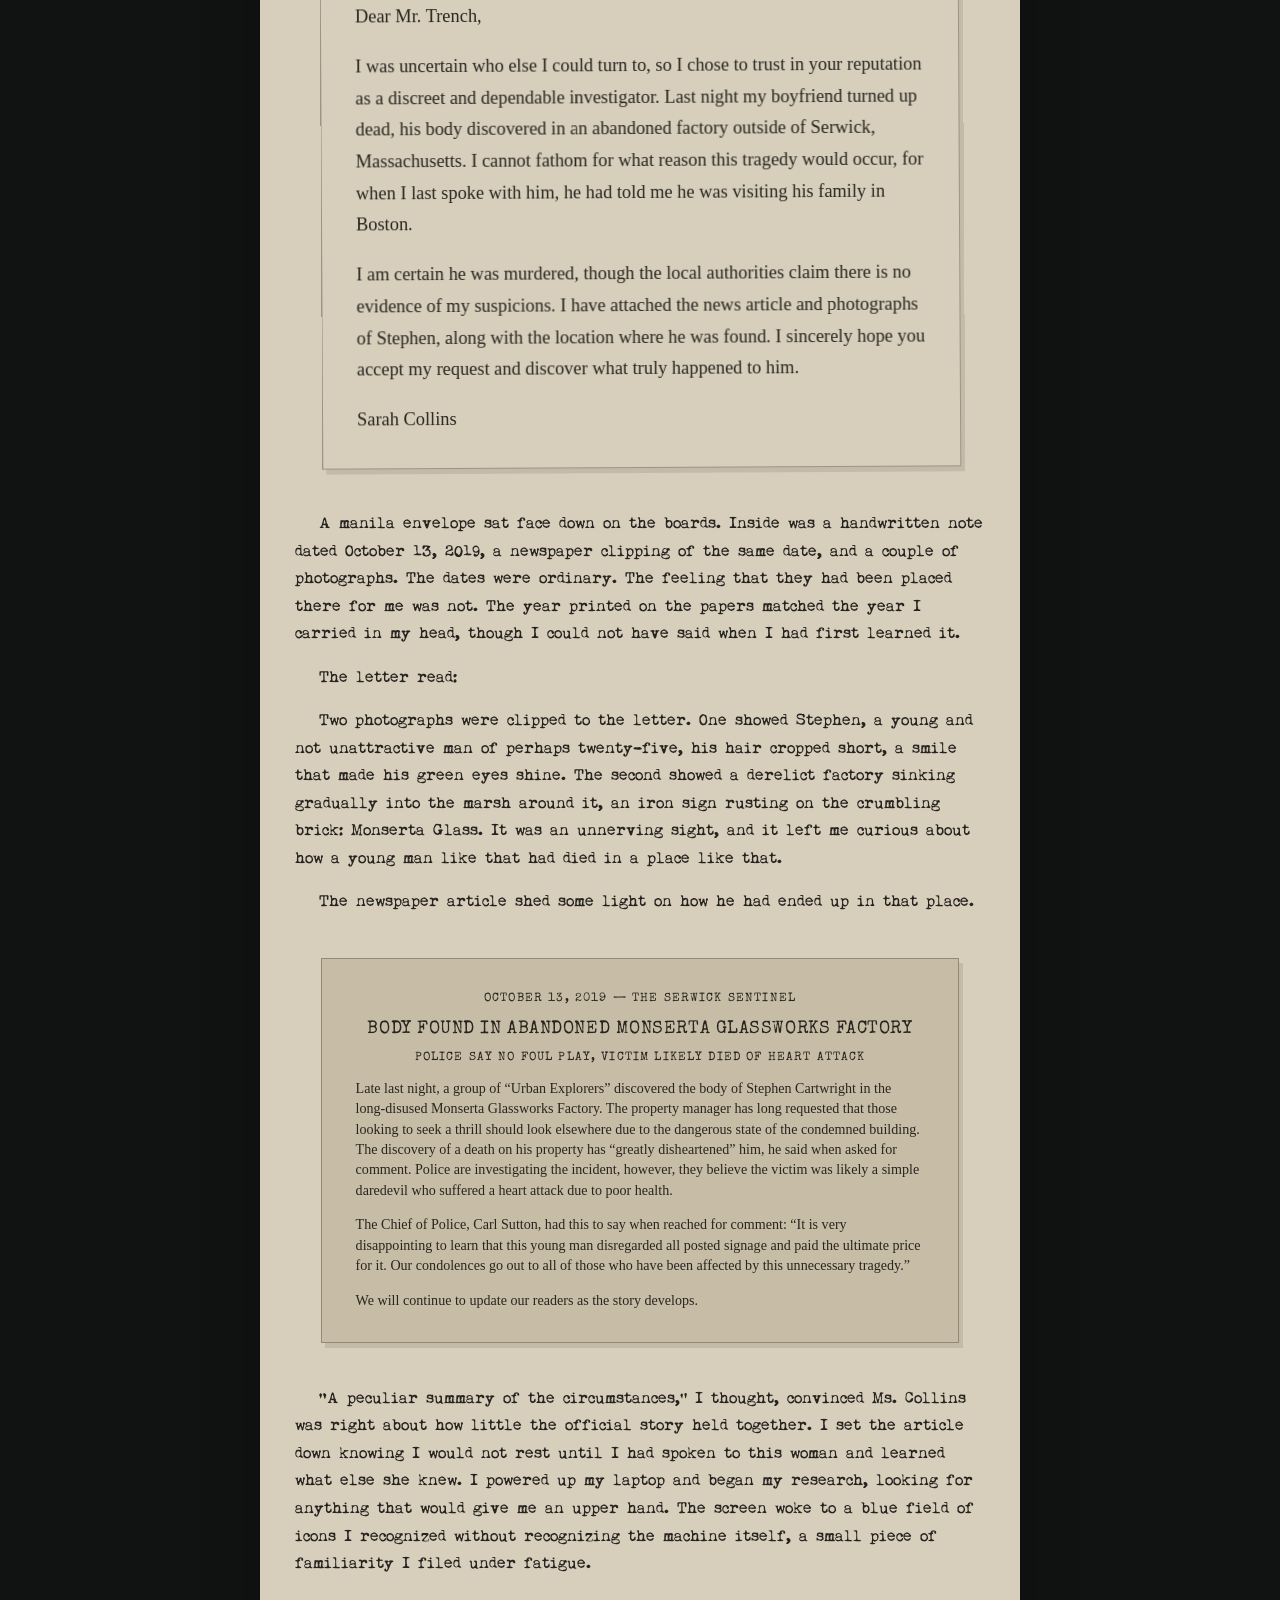
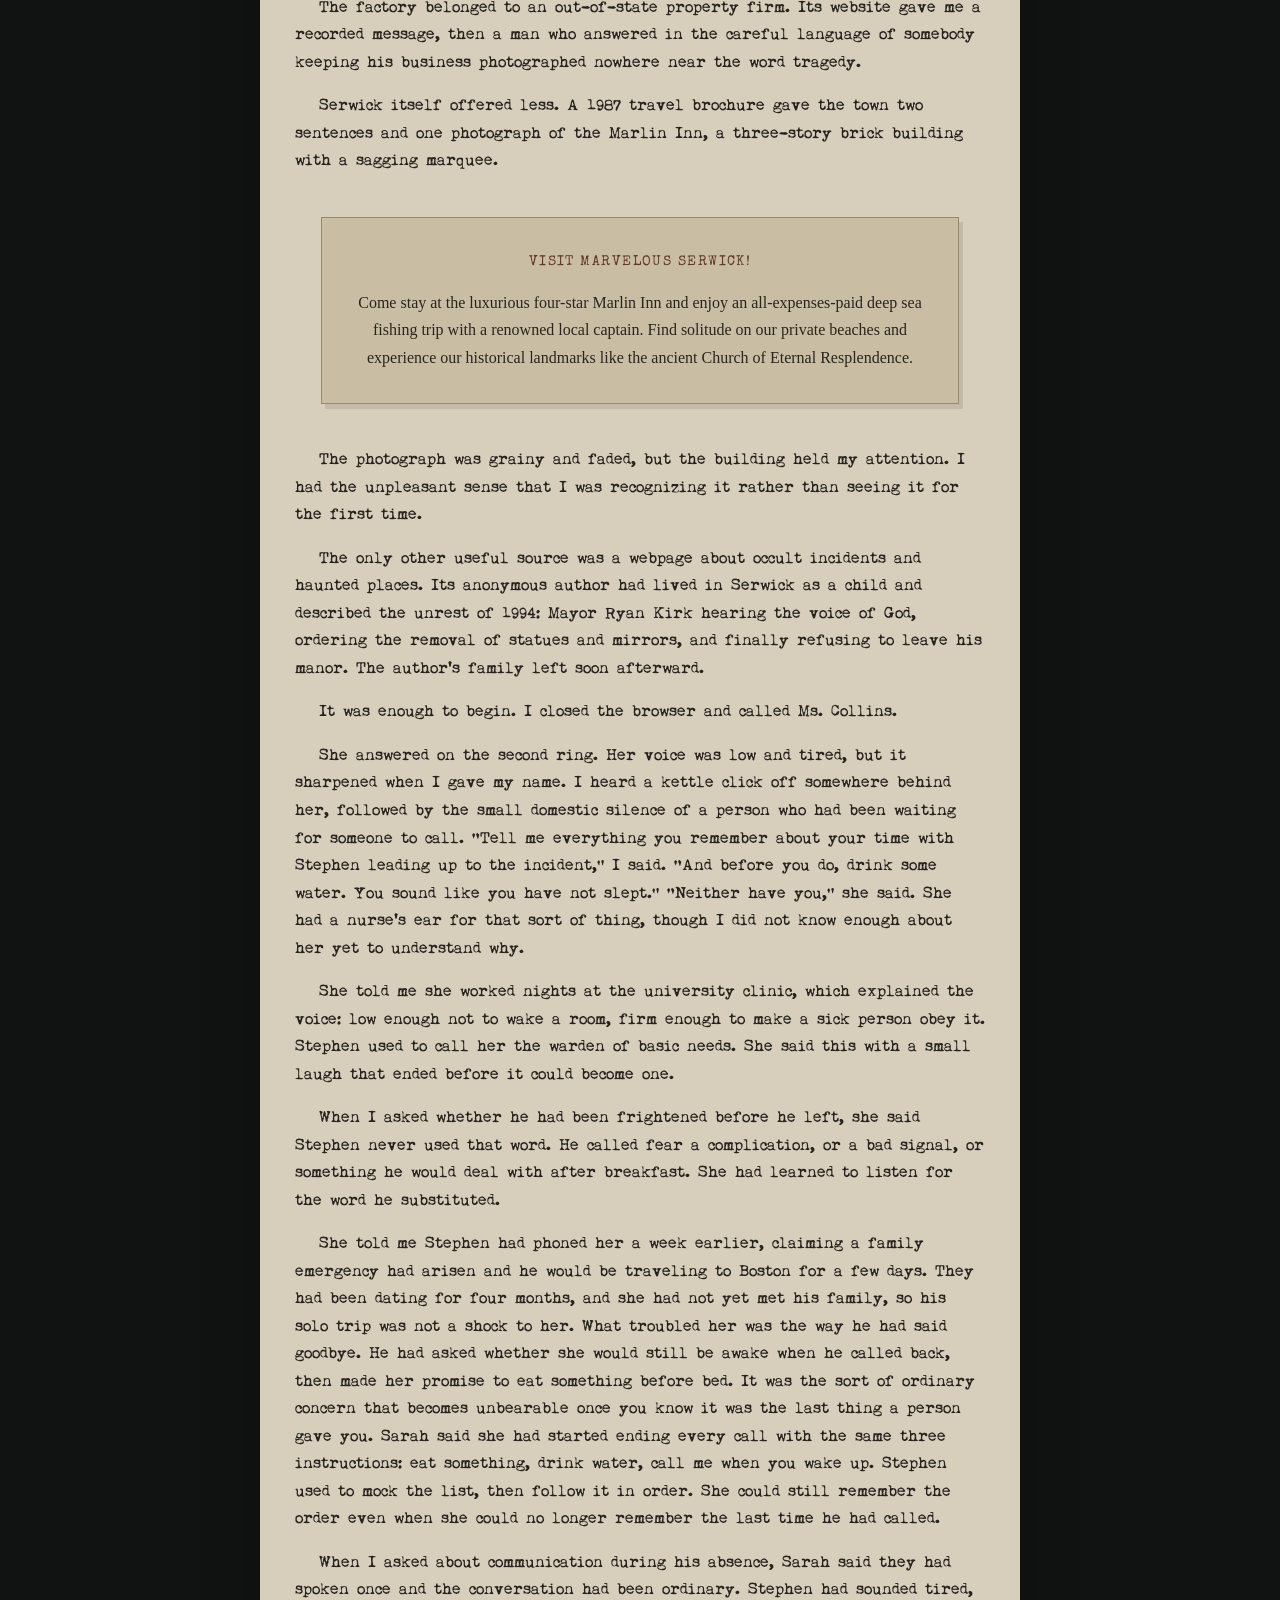
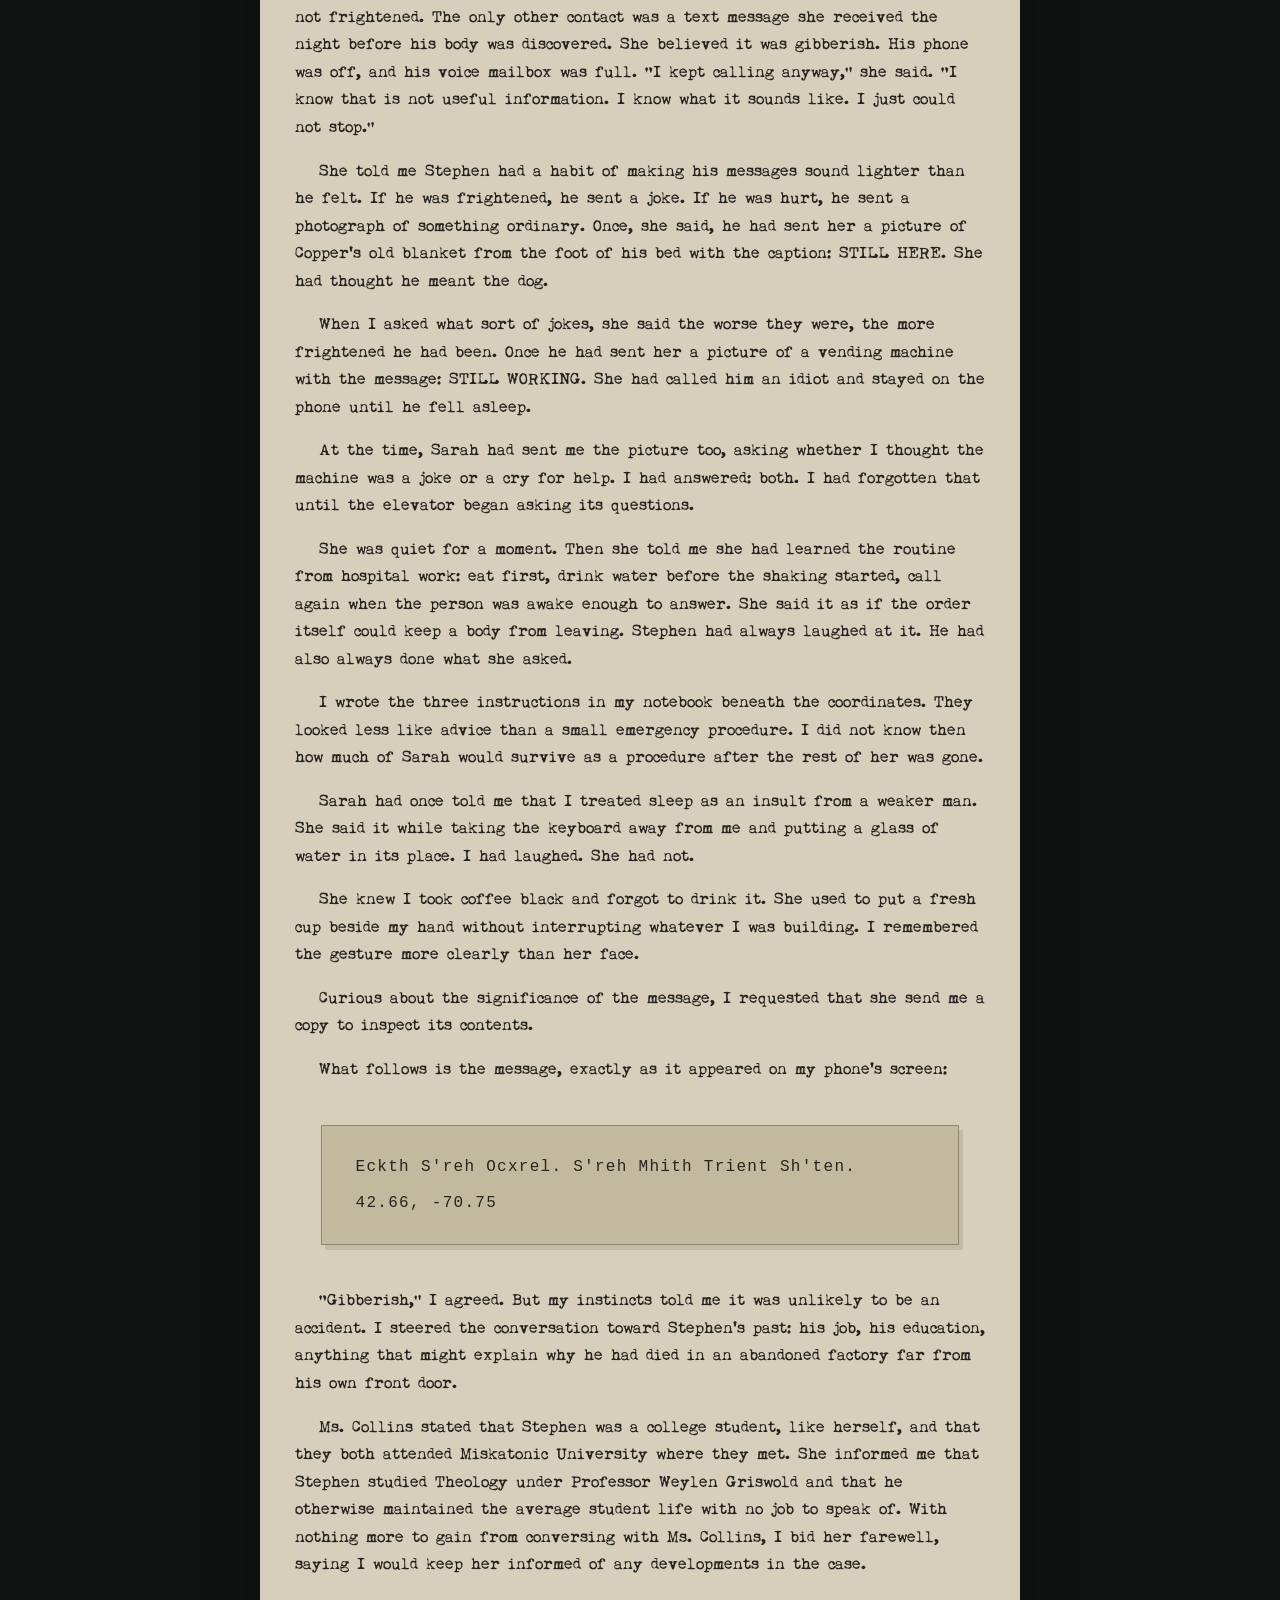
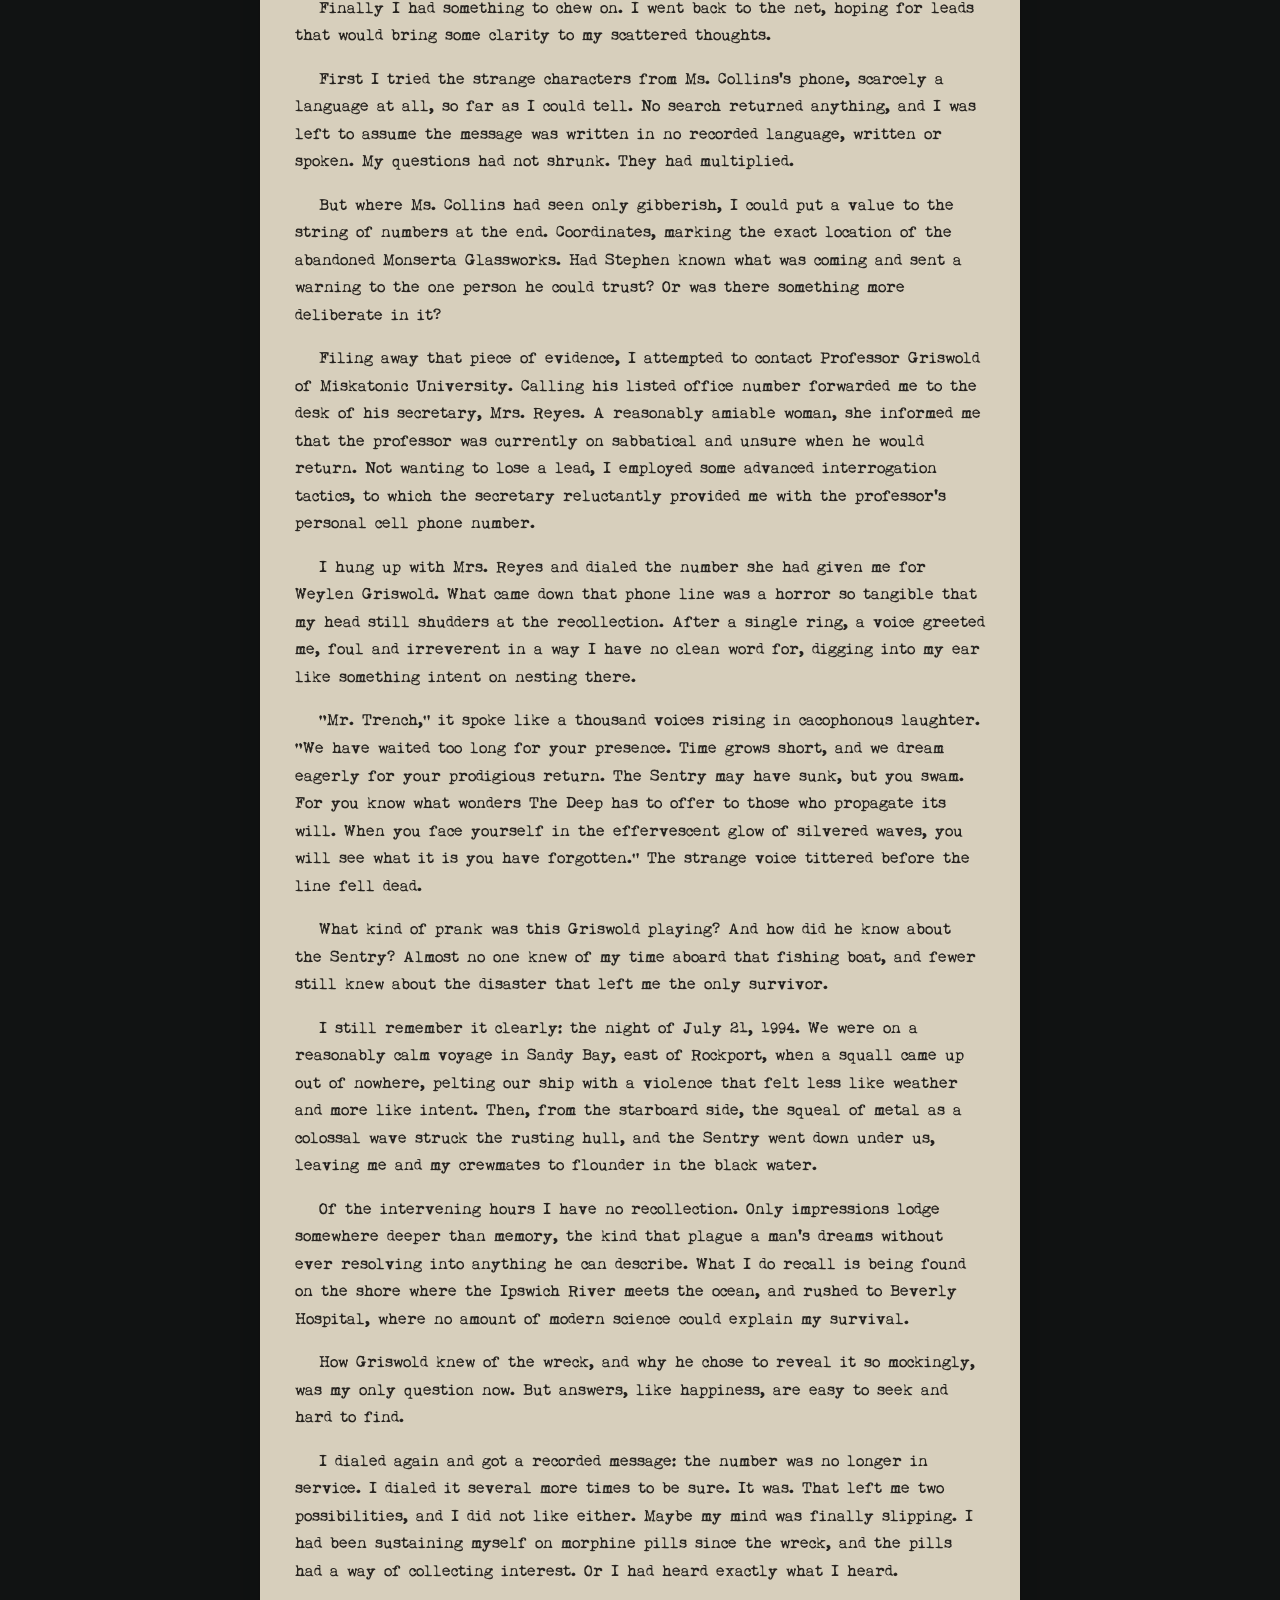
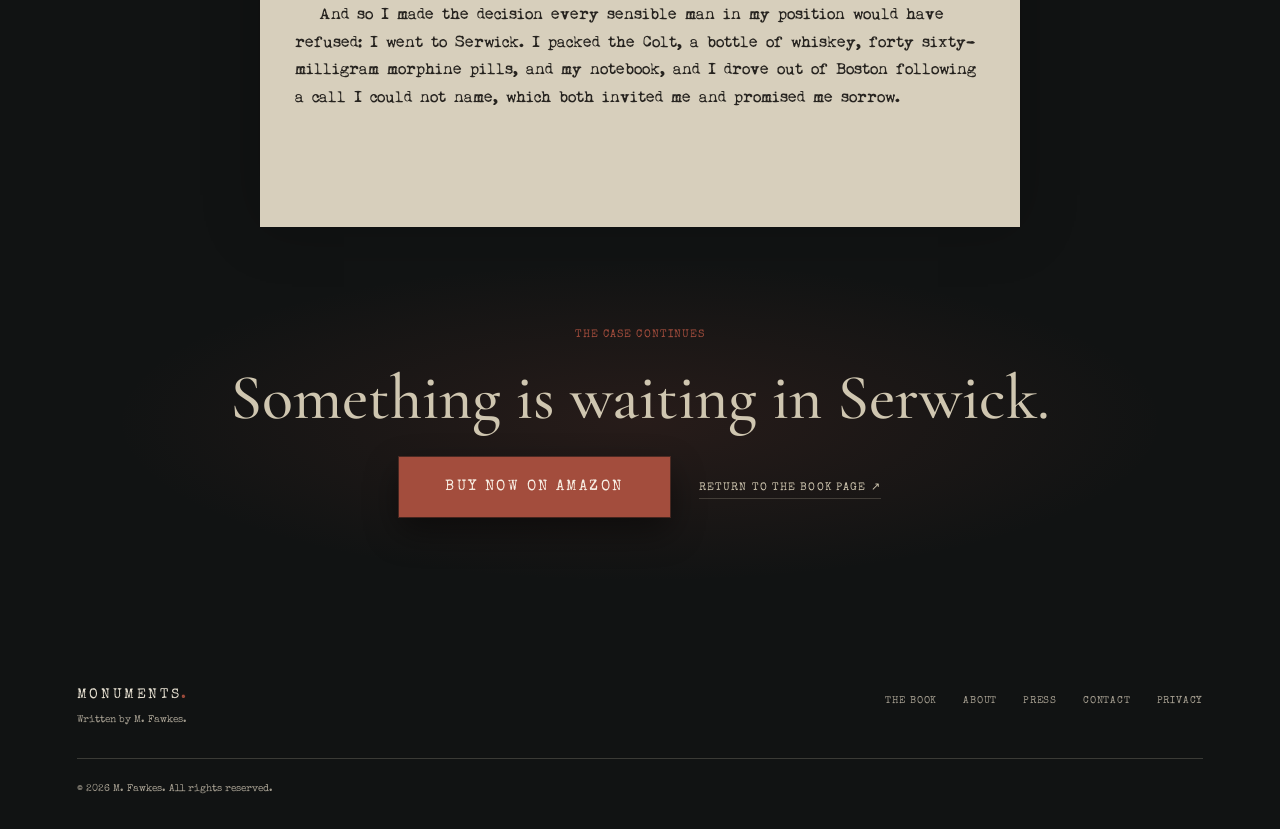
<file: sample.html>
<!doctype html>
<html lang="en">
<head>
  <meta charset="utf-8">
  <meta name="viewport" content="width=device-width, initial-scale=1">
  <meta name="description" content="Read the first chapter of Monuments by M. Fawkes, a literary cosmic-horror noir novella.">
  <meta name="author" content="M. Fawkes">
  <meta property="og:title" content="Read the First Chapter of Monuments | M. Fawkes">
  <meta property="og:description" content="Read An Unexpected Invitation, the first chapter of Monuments by M. Fawkes.">
  <meta property="og:type" content="article">
  <meta property="og:image" content="https://monumentsbook.win/assets/monuments-cover.jpg">
  <meta name="twitter:card" content="summary_large_image">
  <title>Read the First Chapter | Monuments by M. Fawkes</title>
  <link rel="preconnect" href="https://fonts.googleapis.com">
  <link rel="preconnect" href="https://fonts.gstatic.com" crossorigin>
  <link href="https://fonts.googleapis.com/css2?family=Cormorant+Garamond:wght@400;500;600;700&family=Special+Elite&display=swap" rel="stylesheet">
  <link rel="stylesheet" href="styles.css">
</head>
<body class="interior-page reading-page">
  <div class="grain" aria-hidden="true"></div>
  <header class="site-header site-header-solid">
    <a class="wordmark" href="index.html">MONUMENTS<span>.</span></a>
    <nav aria-label="Main navigation">
      <a href="the-book.html">The Book</a>
      <a href="about.html">M. Fawkes</a>
      <a class="nav-cta" href="https://www.amazon.com/dp/B0HKTP2914" target="_blank" rel="noopener">Buy on Amazon</a>
    </nav>
  </header>
  <main>
    <section class="reading-header">
      <p class="eyebrow">A free preview</p>
      <h1>Part I</h1>
      <p class="reading-subtitle">An Unexpected Invitation</p>
      <p class="reading-meta">From <em>Monuments</em> by M. Fawkes</p>
    </section>
    <article class="chapter-content" aria-labelledby="chapter-title">
      <h2 id="chapter-title">An Unexpected Invitation</h2>
      <p>There are things in this world plain reason can't survive looking at straight on. Most men who go looking for truth settle for religion, or worse, science, whichever fits better in a cigarette pack, to be taken out and shown to the unlucky few who haven't found their own salvation yet. But me? I'm just not sure anymore. I don't expect to be believed, and I stopped needing to be a while back. I need to write this down. To leave a mark. To prove that I existed.</p>
      <p>It was early autumn of 2019, and I was working as a private investigator out of a small third-floor office on Burnside Street in Boston. I had been on the job a year, and work was scarce. I was hungry for any case that might land on my shabby, disorganized desk, which had, more than once, doubled as my pillow. I had been waking with an ache behind my knees, a small persistent complaint I blamed on sleeping at the desk.</p>
      <p>Physically, I was not much to look at: a trench coat gone soft at the seams, a fedora pulled low enough to keep out the rain and other people's opinions, and oxfords resoled twice over. I kept a bottle of rye in the desk for the same reason I kept a Colt under my coat: some conversations only go one way, and it pays to be ready for either.</p>
      <p>My office kept its own kind of company. Dust hung in the slatted light that fought through the blinds each morning, and the rye, three fingers lower than I cared to admit, shared a drawer with case files I had long since stopped alphabetizing. Below my window the city carried on its indifferent business: delivery bikes, an espresso machine on the corner, the pale blue glow of some stranger's phone reflected in the bakery glass. A tinny saxophone drifted from the little speaker on my filing cabinet, an old Coltrane side I had worn thin on vinyl. Behind my desk, the Sentina hung in a dark frame: a woman at a window with the sea behind her, still enough to make the water look painted.</p>
      <p>In my line of work, everybody has something to hide. Love usually arrived already rotting. Money made gentle men dangerous, then taught the newspapers to call them pillars of the community. I had made my peace with that. It was easier than being surprised.</p>
      <div class="document-card handwritten">
        <p>Dear Mr. Trench,</p>
        <p>I was uncertain who else I could turn to, so I chose to trust in your reputation as a discreet and dependable investigator. Last night my boyfriend turned up dead, his body discovered in an abandoned factory outside of Serwick, Massachusetts. I cannot fathom for what reason this tragedy would occur, for when I last spoke with him, he had told me he was visiting his family in Boston.</p>
        <p>I am certain he was murdered, though the local authorities claim there is no evidence of my suspicions. I have attached the news article and photographs of Stephen, along with the location where he was found. I sincerely hope you accept my request and discover what truly happened to him.</p>
        <p>Sarah Collins</p>
      </div>
      <p>A manila envelope sat face down on the boards. Inside was a handwritten note dated October 13, 2019, a newspaper clipping of the same date, and a couple of photographs. The dates were ordinary. The feeling that they had been placed there for me was not. The year printed on the papers matched the year I carried in my head, though I could not have said when I had first learned it.</p>
      <p>The letter read:</p>
      <p>Two photographs were clipped to the letter. One showed Stephen, a young and not unattractive man of perhaps twenty-five, his hair cropped short, a smile that made his green eyes shine. The second showed a derelict factory sinking gradually into the marsh around it, an iron sign rusting on the crumbling brick: Monserta Glass. It was an unnerving sight, and it left me curious about how a young man like that had died in a place like that.</p>
      <p>The newspaper article shed some light on how he had ended up in that place.</p>
      <div class="document-card newspaper">
        <p class="document-heading">October 13, 2019 — The Serwick Sentinel</p>
        <h3>BODY FOUND IN ABANDONED MONSERTA GLASSWORKS FACTORY</h3>
        <p class="document-heading">Police Say No Foul Play, Victim Likely Died Of Heart Attack</p>
        <p>Late last night, a group of “Urban Explorers” discovered the body of Stephen Cartwright in the long-disused Monserta Glassworks Factory. The property manager has long requested that those looking to seek a thrill should look elsewhere due to the dangerous state of the condemned building. The discovery of a death on his property has “greatly disheartened” him, he said when asked for comment. Police are investigating the incident, however, they believe the victim was likely a simple daredevil who suffered a heart attack due to poor health.</p>
        <p>The Chief of Police, Carl Sutton, had this to say when reached for comment: “It is very disappointing to learn that this young man disregarded all posted signage and paid the ultimate price for it. Our condolences go out to all of those who have been affected by this unnecessary tragedy.”</p>
        <p>We will continue to update our readers as the story develops.</p>
      </div>
      <p>“A peculiar summary of the circumstances,” I thought, convinced Ms. Collins was right about how little the official story held together. I set the article down knowing I would not rest until I had spoken to this woman and learned what else she knew. I powered up my laptop and began my research, looking for anything that would give me an upper hand. The screen woke to a blue field of icons I recognized without recognizing the machine itself, a small piece of familiarity I filed under fatigue.</p>
      <p>The factory belonged to an out-of-state property firm. Its website gave me a recorded message, then a man who answered in the careful language of somebody keeping his business photographed nowhere near the word tragedy.</p>
      <p>Serwick itself offered less. A 1987 travel brochure gave the town two sentences and one photograph of the Marlin Inn, a three-story brick building with a sagging marquee.</p>
      <div class="document-card advertisement">
        <p class="document-heading">Visit Marvelous Serwick!</p>
        <p>Come stay at the luxurious four-star Marlin Inn and enjoy an all-expenses-paid deep sea fishing trip with a renowned local captain. Find solitude on our private beaches and experience our historical landmarks like the ancient Church of Eternal Resplendence.</p>
      </div>
      <p>The photograph was grainy and faded, but the building held my attention. I had the unpleasant sense that I was recognizing it rather than seeing it for the first time.</p>
      <p>The only other useful source was a webpage about occult incidents and haunted places. Its anonymous author had lived in Serwick as a child and described the unrest of 1994: Mayor Ryan Kirk hearing the voice of God, ordering the removal of statues and mirrors, and finally refusing to leave his manor. The author's family left soon afterward.</p>
      <p>It was enough to begin. I closed the browser and called Ms. Collins.</p>
      <p>She answered on the second ring. Her voice was low and tired, but it sharpened when I gave my name. I heard a kettle click off somewhere behind her, followed by the small domestic silence of a person who had been waiting for someone to call. “Tell me everything you remember about your time with Stephen leading up to the incident,” I said. “And before you do, drink some water. You sound like you have not slept.” “Neither have you,” she said. She had a nurse's ear for that sort of thing, though I did not know enough about her yet to understand why.</p>
      <p>She told me she worked nights at the university clinic, which explained the voice: low enough not to wake a room, firm enough to make a sick person obey it. Stephen used to call her the warden of basic needs. She said this with a small laugh that ended before it could become one.</p>
      <p>When I asked whether he had been frightened before he left, she said Stephen never used that word. He called fear a complication, or a bad signal, or something he would deal with after breakfast. She had learned to listen for the word he substituted.</p>
      <p>She told me Stephen had phoned her a week earlier, claiming a family emergency had arisen and he would be traveling to Boston for a few days. They had been dating for four months, and she had not yet met his family, so his solo trip was not a shock to her. What troubled her was the way he had said goodbye. He had asked whether she would still be awake when he called back, then made her promise to eat something before bed. It was the sort of ordinary concern that becomes unbearable once you know it was the last thing a person gave you. Sarah said she had started ending every call with the same three instructions: eat something, drink water, call me when you wake up. Stephen used to mock the list, then follow it in order. She could still remember the order even when she could no longer remember the last time he had called.</p>
      <p>When I asked about communication during his absence, Sarah said they had spoken once and the conversation had been ordinary. Stephen had sounded tired, not frightened. The only other contact was a text message she received the night before his body was discovered. She believed it was gibberish. His phone was off, and his voice mailbox was full. “I kept calling anyway,” she said. “I know that is not useful information. I know what it sounds like. I just could not stop.”</p>
      <p>She told me Stephen had a habit of making his messages sound lighter than he felt. If he was frightened, he sent a joke. If he was hurt, he sent a photograph of something ordinary. Once, she said, he had sent her a picture of Copper's old blanket from the foot of his bed with the caption: STILL HERE. She had thought he meant the dog.</p>
      <p>When I asked what sort of jokes, she said the worse they were, the more frightened he had been. Once he had sent her a picture of a vending machine with the message: STILL WORKING. She had called him an idiot and stayed on the phone until he fell asleep.</p>
      <p>At the time, Sarah had sent me the picture too, asking whether I thought the machine was a joke or a cry for help. I had answered: both. I had forgotten that until the elevator began asking its questions.</p>
      <p>She was quiet for a moment. Then she told me she had learned the routine from hospital work: eat first, drink water before the shaking started, call again when the person was awake enough to answer. She said it as if the order itself could keep a body from leaving. Stephen had always laughed at it. He had also always done what she asked.</p>
      <p>I wrote the three instructions in my notebook beneath the coordinates. They looked less like advice than a small emergency procedure. I did not know then how much of Sarah would survive as a procedure after the rest of her was gone.</p>
      <p>Sarah had once told me that I treated sleep as an insult from a weaker man. She said it while taking the keyboard away from me and putting a glass of water in its place. I had laughed. She had not.</p>
      <p>She knew I took coffee black and forgot to drink it. She used to put a fresh cup beside my hand without interrupting whatever I was building. I remembered the gesture more clearly than her face.</p>
      <p>Curious about the significance of the message, I requested that she send me a copy to inspect its contents.</p>
      <p>What follows is the message, exactly as it appeared on my phone's screen:</p>
      <div class="document-card coded-message"><pre>Eckth S'reh Ocxrel. S'reh Mhith Trient Sh'ten.

42.66, -70.75</pre></div>
      <p>“Gibberish,” I agreed. But my instincts told me it was unlikely to be an accident. I steered the conversation toward Stephen's past: his job, his education, anything that might explain why he had died in an abandoned factory far from his own front door.</p>
      <p>Ms. Collins stated that Stephen was a college student, like herself, and that they both attended Miskatonic University where they met. She informed me that Stephen studied Theology under Professor Weylen Griswold and that he otherwise maintained the average student life with no job to speak of. With nothing more to gain from conversing with Ms. Collins, I bid her farewell, saying I would keep her informed of any developments in the case.</p>
      <p>Finally I had something to chew on. I went back to the net, hoping for leads that would bring some clarity to my scattered thoughts.</p>
      <p>First I tried the strange characters from Ms. Collins's phone, scarcely a language at all, so far as I could tell. No search returned anything, and I was left to assume the message was written in no recorded language, written or spoken. My questions had not shrunk. They had multiplied.</p>
      <p>But where Ms. Collins had seen only gibberish, I could put a value to the string of numbers at the end. Coordinates, marking the exact location of the abandoned Monserta Glassworks. Had Stephen known what was coming and sent a warning to the one person he could trust? Or was there something more deliberate in it?</p>
      <p>Filing away that piece of evidence, I attempted to contact Professor Griswold of Miskatonic University. Calling his listed office number forwarded me to the desk of his secretary, Mrs. Reyes. A reasonably amiable woman, she informed me that the professor was currently on sabbatical and unsure when he would return. Not wanting to lose a lead, I employed some advanced interrogation tactics, to which the secretary reluctantly provided me with the professor's personal cell phone number.</p>
      <p>I hung up with Mrs. Reyes and dialed the number she had given me for Weylen Griswold. What came down that phone line was a horror so tangible that my head still shudders at the recollection. After a single ring, a voice greeted me, foul and irreverent in a way I have no clean word for, digging into my ear like something intent on nesting there.</p>
      <p>“Mr. Trench,” it spoke like a thousand voices rising in cacophonous laughter. “We have waited too long for your presence. Time grows short, and we dream eagerly for your prodigious return. The Sentry may have sunk, but you swam. For you know what wonders The Deep has to offer to those who propagate its will. When you face yourself in the effervescent glow of silvered waves, you will see what it is you have forgotten.” The strange voice tittered before the line fell dead.</p>
      <p>What kind of prank was this Griswold playing? And how did he know about the Sentry? Almost no one knew of my time aboard that fishing boat, and fewer still knew about the disaster that left me the only survivor.</p>
      <p>I still remember it clearly: the night of July 21, 1994. We were on a reasonably calm voyage in Sandy Bay, east of Rockport, when a squall came up out of nowhere, pelting our ship with a violence that felt less like weather and more like intent. Then, from the starboard side, the squeal of metal as a colossal wave struck the rusting hull, and the Sentry went down under us, leaving me and my crewmates to flounder in the black water.</p>
      <p>Of the intervening hours I have no recollection. Only impressions lodge somewhere deeper than memory, the kind that plague a man's dreams without ever resolving into anything he can describe. What I do recall is being found on the shore where the Ipswich River meets the ocean, and rushed to Beverly Hospital, where no amount of modern science could explain my survival.</p>
      <p>How Griswold knew of the wreck, and why he chose to reveal it so mockingly, was my only question now. But answers, like happiness, are easy to seek and hard to find.</p>
      <p>I dialed again and got a recorded message: the number was no longer in service. I dialed it several more times to be sure. It was. That left me two possibilities, and I did not like either. Maybe my mind was finally slipping. I had been sustaining myself on morphine pills since the wreck, and the pills had a way of collecting interest. Or I had heard exactly what I heard.</p>
      <p>And so I made the decision every sensible man in my position would have refused: I went to Serwick. I packed the Colt, a bottle of whiskey, forty sixty-milligram morphine pills, and my notebook, and I drove out of Boston following a call I could not name, which both invited me and promised me sorrow.</p>
    </article>
    <section class="reading-end">
      <p class="eyebrow">The case continues</p>
      <h2>Something is waiting in Serwick.</h2>
      <a class="button button-primary button-large" href="https://www.amazon.com/dp/B0HKTP2914" target="_blank" rel="noopener">Buy now on Amazon</a>
      <a class="text-link" href="the-book.html">Return to the book page <span aria-hidden="true">↗</span></a>
    </section>
  </main>
  <footer class="site-footer">
    <div><a class="wordmark" href="index.html">MONUMENTS<span>.</span></a><p>Written by M. Fawkes.</p></div>
    <div class="footer-links"><a href="the-book.html">The book</a><a href="about.html">About</a><a href="press.html">Press</a><a href="mailto:M.FawkesPromotions@monumentsbook.win">Contact</a><a href="privacy.html">Privacy</a></div>
    <p class="copyright">© 2026 M. Fawkes. All rights reserved.</p>
  </footer>
</body>
</html>
</file>
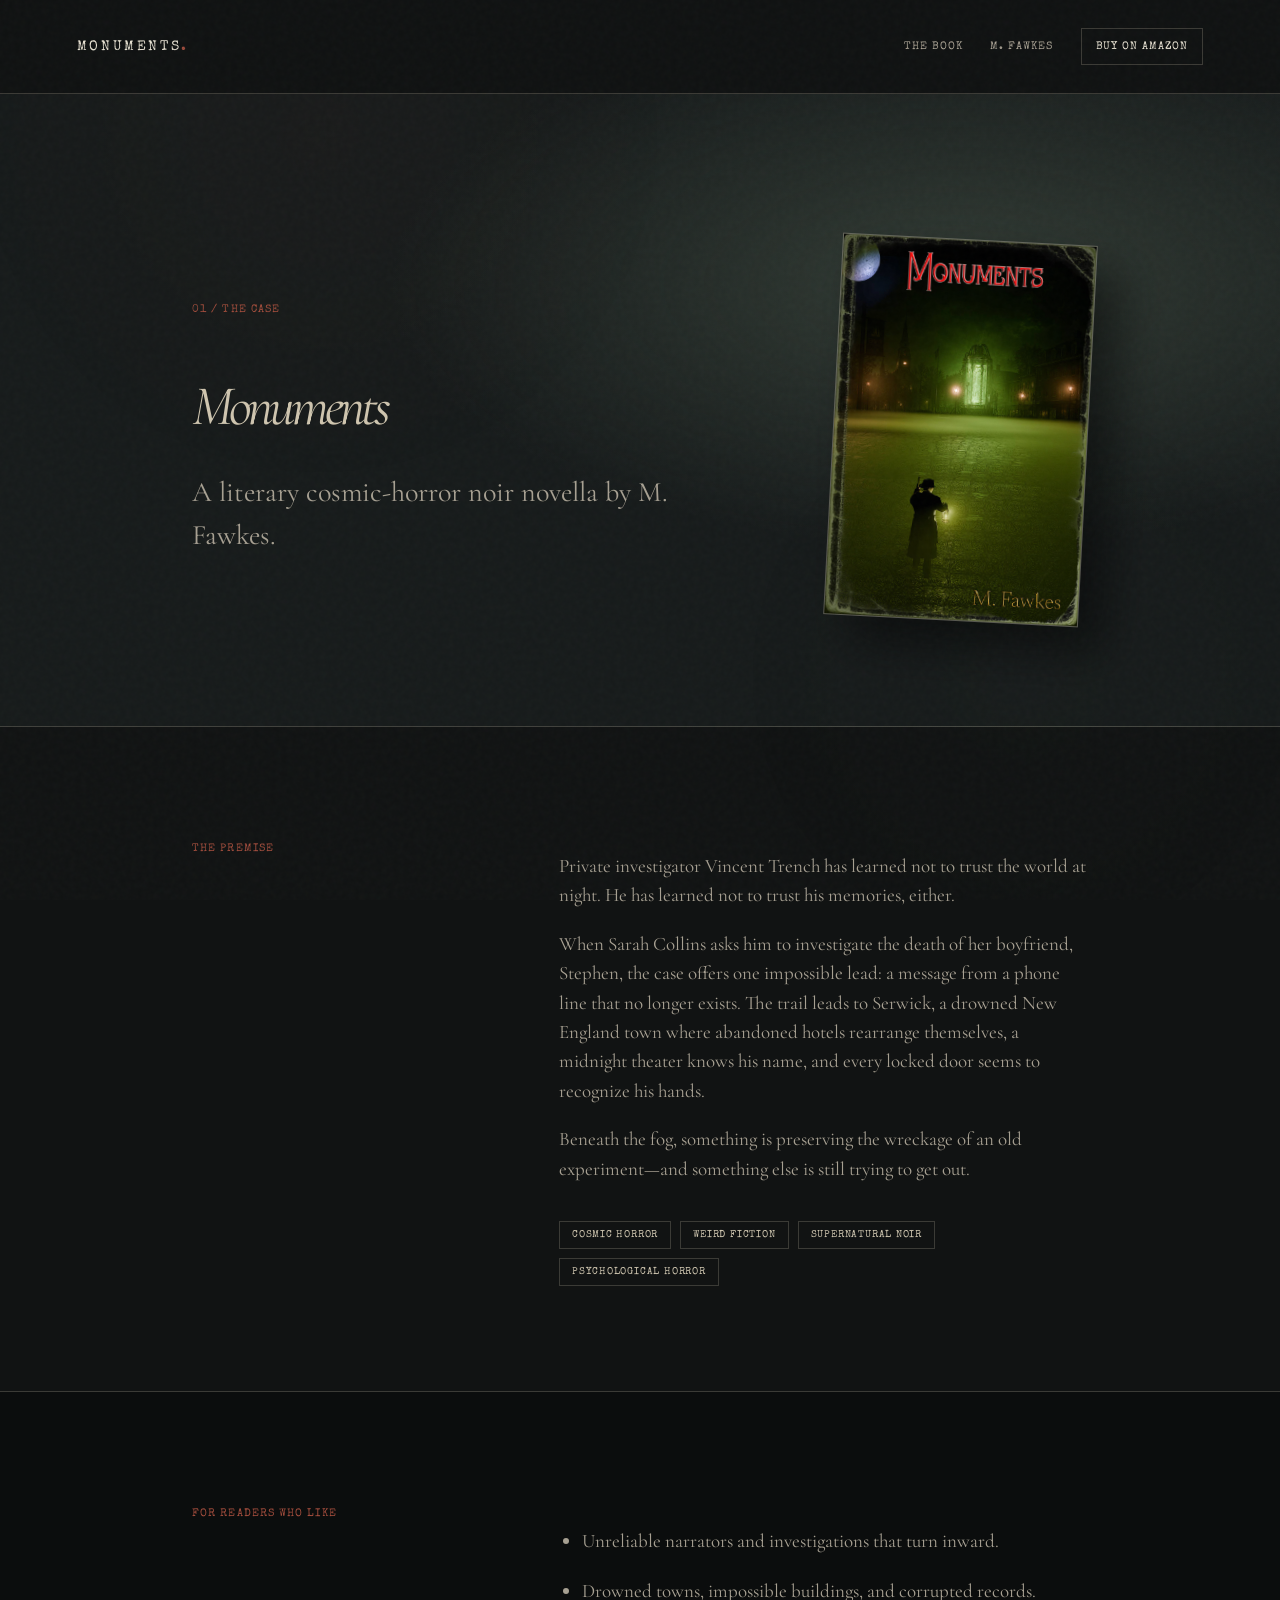
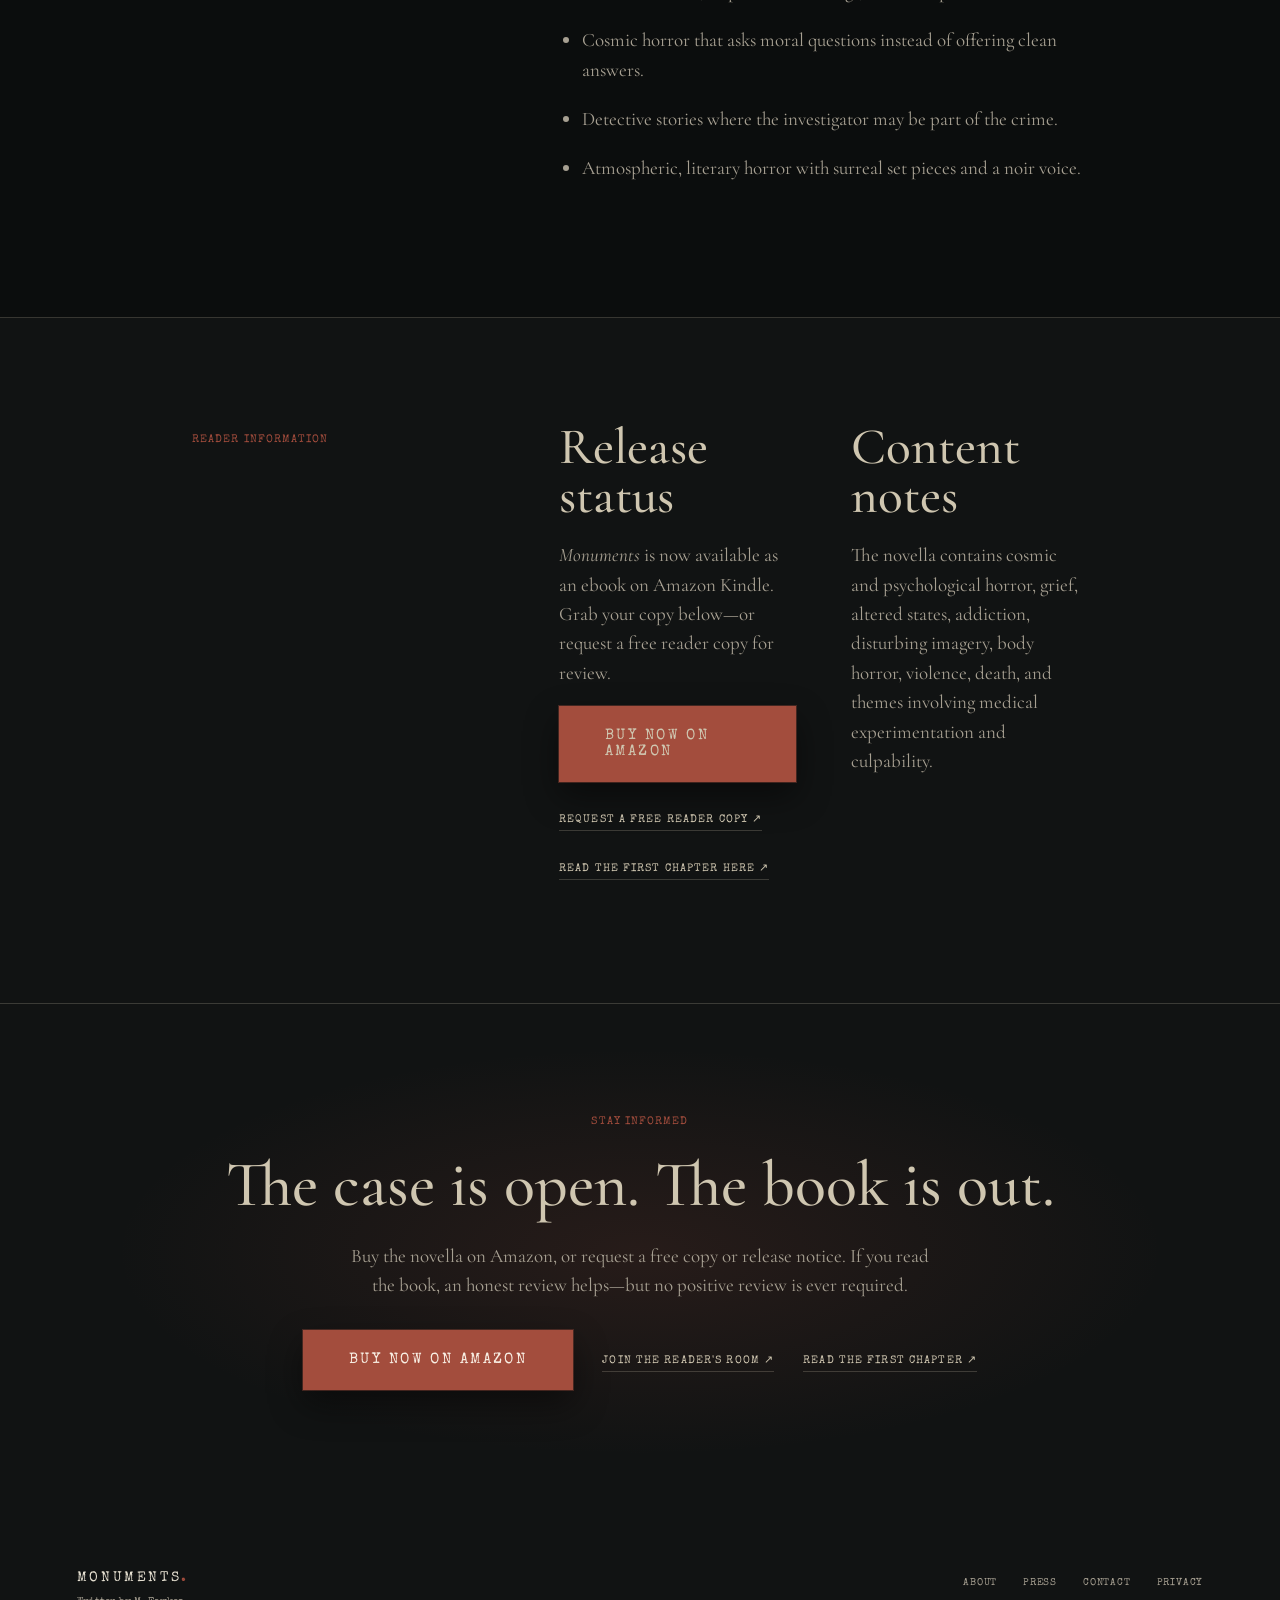
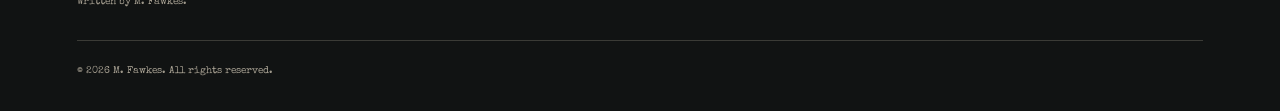
<file: the-book.html>
<!doctype html>
<html lang="en">
<head>
  <meta charset="utf-8">
  <meta name="viewport" content="width=device-width, initial-scale=1">
  <meta name="description" content="Monuments by M. Fawkes is a literary cosmic-horror noir novella about a detective, a drowned New England town, impossible architecture, and culpability.">
  <meta name="author" content="M. Fawkes">
  <meta property="og:title" content="Monuments | Literary Cosmic Horror Noir">
  <meta property="og:description" content="A private investigator follows a dead student's last message into a drowned New England town where the machinery recognizes his hands.">
  <meta property="og:type" content="book">
  <meta property="og:image" content="https://monumentsbook.win/assets/monuments-cover.jpg">
  <meta name="twitter:card" content="summary_large_image">
  <title>Monuments | Literary Cosmic Horror Noir by M. Fawkes</title>
  <link rel="preconnect" href="https://fonts.googleapis.com">
  <link rel="preconnect" href="https://fonts.gstatic.com" crossorigin>
  <link href="https://fonts.googleapis.com/css2?family=Cormorant+Garamond:wght@400;500;600;700&family=Special+Elite&display=swap" rel="stylesheet">
  <link rel="stylesheet" href="styles.css">
  <script type="application/ld+json">
  {
    "@context": "https://schema.org",
    "@type": "Book",
    "name": "Monuments",
    "author": {"@type": "Person", "name": "M. Fawkes"},
    "genre": ["Cosmic horror", "Weird fiction", "Supernatural noir"],
    "description": "A private investigator follows a dead student's last message into a drowned New England town where the buildings rearrange themselves and the machinery recognizes his hands.",
    "url": "https://monumentsbook.win/the-book.html",
    "image": "https://monumentsbook.win/assets/monuments-cover.jpg"
  }
  </script>
</head>
<body class="interior-page">
  <div class="grain" aria-hidden="true"></div>
  <header class="site-header site-header-solid">
    <a class="wordmark" href="index.html">MONUMENTS<span>.</span></a>
    <nav aria-label="Main navigation">
      <a href="the-book.html" aria-current="page">The Book</a>
      <a href="about.html">M. Fawkes</a>
      <a class="nav-cta" href="https://www.amazon.com/dp/B0HKTP2914" target="_blank" rel="noopener">Buy on Amazon</a>
    </nav>
  </header>
  <main>
    <section class="page-hero book-page-hero">
      <div>
        <p class="eyebrow">01 / The case</p>
        <h1><em>Monuments</em></h1>
        <p class="page-dek">A literary cosmic-horror noir novella by M. Fawkes.</p>
      </div>
      <img class="page-cover" src="assets/monuments-cover.jpg" alt="Cover of Monuments by M. Fawkes">
    </section>
    <section class="prose-section">
      <div class="section-label">The premise</div>
      <div class="prose-content">
        <p>Private investigator Vincent Trench has learned not to trust the world at night. He has learned not to trust his memories, either.</p>
        <p>When Sarah Collins asks him to investigate the death of her boyfriend, Stephen, the case offers one impossible lead: a message from a phone line that no longer exists. The trail leads to Serwick, a drowned New England town where abandoned hotels rearrange themselves, a midnight theater knows his name, and every locked door seems to recognize his hands.</p>
        <p>Beneath the fog, something is preserving the wreckage of an old experiment—and something else is still trying to get out.</p>
        <div class="tag-list" aria-label="Genres"><span>Cosmic horror</span><span>Weird fiction</span><span>Supernatural noir</span><span>Psychological horror</span></div>
      </div>
    </section>
    <section class="prose-section prose-section-dark">
      <div class="section-label">For readers who like</div>
      <div class="prose-content">
        <ul class="reader-list">
          <li>Unreliable narrators and investigations that turn inward.</li>
          <li>Drowned towns, impossible buildings, and corrupted records.</li>
          <li>Cosmic horror that asks moral questions instead of offering clean answers.</li>
          <li>Detective stories where the investigator may be part of the crime.</li>
          <li>Atmospheric, literary horror with surreal set pieces and a noir voice.</li>
        </ul>
      </div>
    </section>
    <section class="prose-section">
      <div class="section-label">Reader information</div>
      <div class="prose-content two-column-copy">
        <div>
          <h2>Release status</h2>
          <p><em>Monuments</em> is now available as an ebook on Amazon Kindle. Grab your copy below—or request a free reader copy for review.</p>
          <a class="button button-primary button-large" href="https://www.amazon.com/dp/B0HKTP2914" target="_blank" rel="noopener">Buy now on Amazon</a>
          <p><a class="text-link" href="index.html#copy">Request a free reader copy <span aria-hidden="true">↗</span></a></p>
          <p><a class="text-link" href="sample.html">Read the first chapter here <span aria-hidden="true">↗</span></a></p>
        </div>
        <div>
          <h2>Content notes</h2>
          <p>The novella contains cosmic and psychological horror, grief, altered states, addiction, disturbing imagery, body horror, violence, death, and themes involving medical experimentation and culpability.</p>
        </div>
      </div>
    </section>
    <section class="page-cta">
      <p class="eyebrow">Stay informed</p>
      <h2>The case is open. The book is out.</h2>
      <p class="page-cta-copy">Buy the novella on Amazon, or request a free copy or release notice. If you read the book, an honest review helps—but no positive review is ever required.</p>
      <a class="button button-primary button-large" href="https://www.amazon.com/dp/B0HKTP2914" target="_blank" rel="noopener">Buy now on Amazon</a>
      <a class="text-link" href="index.html#copy">Join the reader's room <span aria-hidden="true">↗</span></a>
      <a class="text-link" href="sample.html">Read the first chapter <span aria-hidden="true">↗</span></a>
    </section>
  </main>
  <footer class="site-footer">
    <div><a class="wordmark" href="index.html">MONUMENTS<span>.</span></a><p>Written by M. Fawkes.</p></div>
    <div class="footer-links"><a href="about.html">About</a><a href="press.html">Press</a><a href="mailto:M.FawkesPromotions@monumentsbook.win">Contact</a><a href="privacy.html">Privacy</a></div>
    <p class="copyright">© 2026 M. Fawkes. All rights reserved.</p>
  </footer>
</body>
</html>
</file>
<file: styles.css>
@font-face { font-family: 'MyUnderwood'; src: url('assets/MyUnderwood.ttf') format('truetype'); font-weight: 400; font-style: normal; font-display: swap; }

:root {
  --ink: #e7e1d2;
  --muted: #a7a092;
  --paper: #cfc6b0;
  --night: #111313;
  --deep: #171b1b;
  --rust: #a34d3d;
  --line: rgba(207, 198, 176, .22);
  --serif: 'Cormorant Garamond', Georgia, serif;
  --type: 'Special Elite', 'Courier New', monospace;
}

* { box-sizing: border-box; }
html { scroll-behavior: smooth; }
body { margin: 0; color: var(--ink); background: var(--night); font-family: var(--serif); font-size: 19px; line-height: 1.55; }
body::before { content: ''; position: fixed; inset: 0; pointer-events: none; opacity: .15; background: radial-gradient(circle at 25% 15%, rgba(163,77,61,.18), transparent 32%), radial-gradient(circle at 80% 75%, rgba(134,145,126,.12), transparent 28%); }
.grain { position: fixed; z-index: 5; inset: 0; pointer-events: none; opacity: .035; background-image: url("data:image/svg+xml,%3Csvg viewBox='0 0 180 180' xmlns='http://www.w3.org/2000/svg'%3E%3Cfilter id='n'%3E%3CfeTurbulence type='fractalNoise' baseFrequency='.9' numOctaves='3' stitchTiles='stitch'/%3E%3C/filter%3E%3Crect width='100%25' height='100%25' filter='url(%23n)' opacity='.75'/%3E%3C/svg%3E"); }
.site-header { position: absolute; z-index: 2; top: 0; left: 0; right: 0; display: flex; justify-content: space-between; align-items: center; padding: 28px 6vw; }
.wordmark { color: var(--ink); font-family: var(--type); font-size: .9rem; letter-spacing: .18em; text-decoration: none; }
.wordmark span { color: var(--rust); }
nav { display: flex; align-items: center; gap: 28px; font-family: var(--type); font-size: .7rem; letter-spacing: .08em; text-transform: uppercase; }
a { color: inherit; }
nav a, .footer-links a { text-decoration: none; color: var(--muted); transition: color .2s ease; }
nav a:hover, .footer-links a:hover, .text-link:hover { color: var(--ink); }
.nav-cta { border: 1px solid var(--line); padding: 9px 14px; color: var(--ink) !important; }
.hero { min-height: 780px; display: grid; grid-template-columns: 1.05fr .95fr; align-items: center; gap: 7vw; padding: 155px 12vw 100px; background: linear-gradient(110deg, rgba(21,25,25,.98), rgba(21,25,25,.78)), radial-gradient(ellipse at 75% 38%, #48504a 0%, #171b1b 38%, #111313 72%); }
.hero-copy { max-width: 680px; }
.eyebrow, .section-label, .status, .cover-top, .cover-author, .quote-credit, .small-note, label, .form-note { font-family: var(--type); text-transform: uppercase; letter-spacing: .1em; font-size: .68rem; }
.eyebrow { color: var(--rust); margin: 0 0 24px; }
h1, h2 { font-weight: 500; line-height: .95; margin: 0; }
h1 { font-size: clamp(3.8rem, 7vw, 7.5rem); letter-spacing: -.04em; }
h1 em { color: var(--paper); font-size: .55em; display: inline-block; margin-top: .2em; font-weight: 400; }
.lede { color: var(--paper); font-size: clamp(1.15rem, 1.7vw, 1.42rem); max-width: 590px; margin: 37px 0; }
.hero-actions { display: flex; flex-wrap: wrap; gap: 27px; align-items: center; }
.button { display: inline-block; border: 0; cursor: pointer; font: .72rem var(--type); letter-spacing: .12em; text-transform: uppercase; padding: 15px 20px; text-decoration: none; transition: transform .2s, background .2s; }
.button:hover { transform: translateY(-2px); }
.button-primary { background: var(--rust); color: #f8eee3; }
.button-primary:hover { background: #bd5c49; }
.button-large { font-size: .95rem; letter-spacing: .16em; padding: 22px 46px; box-shadow: 0 0 0 1px rgba(163,77,61,.35), 0 14px 34px rgba(0,0,0,.45); }
.button-large:hover { transform: translateY(-2px) scale(1.02); }
@media (prefers-reduced-motion: no-preference) { .button-large { animation: buy-pulse 2.6s ease-in-out infinite; } }
@keyframes buy-pulse { 0%, 100% { box-shadow: 0 0 0 1px rgba(163,77,61,.35), 0 14px 34px rgba(0,0,0,.45), 0 0 0 rgba(163,77,61,0); } 50% { box-shadow: 0 0 0 1px rgba(163,77,61,.6), 0 14px 34px rgba(0,0,0,.45), 0 0 26px rgba(163,77,61,.45); } }
.text-link { color: var(--paper); font: .7rem var(--type); letter-spacing: .1em; text-decoration: none; text-transform: uppercase; border-bottom: 1px solid var(--line); padding-bottom: 5px; }
.status { color: var(--muted); margin-top: 48px; }
.status-dot { width: 7px; height: 7px; display: inline-block; margin: 0 8px 1px 0; border-radius: 50%; background: var(--rust); box-shadow: 0 0 12px var(--rust); }
.cover-wrap { position: relative; justify-self: center; width: min(330px, 80%); transform: rotate(3deg); }
.cover-shadow { position: absolute; inset: 7% -10% -10% 10%; background: #000; filter: blur(28px); opacity: .65; }
.real-cover { position: relative; display: block; width: 100%; height: auto; border: 1px solid rgba(207,198,176,.35); box-shadow: inset 0 0 0 7px rgba(17,19,19,.32); }
.book-cover { position: relative; aspect-ratio: 2 / 3; display: flex; flex-direction: column; align-items: center; padding: 34px 20px; overflow: hidden; color: #bfb39b; background: linear-gradient(160deg, #434d47, #111616 55%, #191212); border: 1px solid rgba(207,198,176,.35); box-shadow: inset 0 0 0 7px rgba(17,19,19,.32); }
.cover-top { font-size: .48rem; color: #a99c82; text-align: center; }
.cover-symbol { position: relative; width: 54%; aspect-ratio: 1; margin: auto; opacity: .75; }
.cover-symbol::before, .cover-symbol::after, .cover-symbol span, .cover-symbol i, .cover-symbol b { content: ''; position: absolute; display: block; border: 1px solid #a34d3d; }
.cover-symbol::before { width: 70%; height: 70%; top: 12%; left: 15%; transform: rotate(45deg); }
.cover-symbol::after { width: 84%; height: 26%; top: 38%; left: 8%; transform: rotate(-33deg); }
.cover-symbol span { width: 15%; height: 112%; left: 42%; top: -5%; transform: rotate(25deg); }
.cover-symbol i { width: 52%; height: 1px; left: 24%; top: 50%; transform: rotate(71deg); }
.cover-symbol b { width: 10%; height: 10%; border-radius: 50%; left: 43%; top: 44%; background: #a34d3d; }
.cover-title { font-family: var(--type); font-size: clamp(1.45rem, 4vw, 2rem); letter-spacing: .15em; text-align: center; }
.cover-rule { width: 54%; border-top: 1px solid #a34d3d; margin: 17px 0; }
.cover-author { font-size: .58rem; }
.signal-strip { display: flex; flex-wrap: wrap; justify-content: center; gap: 0; padding: 19px 6vw; color: var(--muted); background: #0b0d0d; font: .62rem var(--type); letter-spacing: .12em; text-transform: uppercase; }
.signal-strip span { padding: 0 22px; border-right: 1px solid var(--line); }
.signal-strip span:last-child { border: 0; }
.split-section { display: grid; grid-template-columns: 1fr 2fr; gap: 8vw; padding: 130px 15vw; border-bottom: 1px solid var(--line); }
.section-label { color: var(--rust); padding-top: 9px; }
h2 { font-size: clamp(2.8rem, 5vw, 5.4rem); color: var(--paper); }
.section-content { max-width: 720px; }
.section-content p { color: var(--muted); max-width: 650px; }
blockquote { color: var(--paper); font-size: clamp(1.7rem, 3vw, 3rem); line-height: 1.05; margin: 52px 0; max-width: 620px; }
.small-note { color: var(--muted) !important; font-size: .58rem !important; line-height: 1.7; }
.quote-section { padding: 150px 20vw; text-align: center; background: #1a1c1a; }
.quote-mark { color: var(--rust); font-size: 7rem; height: 62px; line-height: 1; }
.quote-section p { max-width: 800px; margin: 0 auto 25px; color: var(--paper); font-size: clamp(2rem, 4vw, 4rem); line-height: 1; }
.quote-credit { color: var(--muted); }
.author-content { display: flex; gap: 45px; align-items: flex-start; }
.author-stamp { flex: 0 0 auto; width: 95px; height: 95px; border: 1px solid var(--rust); color: var(--rust); display: grid; place-items: center; font: 1.5rem var(--type); transform: rotate(-8deg); }
.copy-section { padding: 130px 15vw; background: radial-gradient(ellipse at 70% 30%, rgba(163,77,61,.13), transparent 45%); }
.copy-card { max-width: 770px; margin: auto; padding: 65px clamp(25px, 7vw, 90px); border: 1px solid var(--line); background: rgba(22,25,25,.84); }
.copy-card > p:not(.eyebrow) { color: var(--muted); }
form { display: grid; gap: 10px; margin-top: 35px; }
label { color: var(--paper); margin-top: 11px; }
label span { color: var(--muted); text-transform: none; letter-spacing: 0; }
input, select { width: 100%; padding: 14px; border: 1px solid var(--line); color: var(--ink); background: rgba(207,198,176,.06); font: 1rem var(--serif); }
input:focus, select:focus { outline: 2px solid var(--rust); outline-offset: 2px; }
.checkbox-label { display: flex; gap: 10px; align-items: flex-start; margin: 22px 0; font: .78rem var(--serif); line-height: 1.35; letter-spacing: 0; text-transform: none; color: var(--muted); }
.checkbox-label input { width: auto; margin-top: 4px; accent-color: var(--rust); }
.form-note { color: var(--muted); font-size: .54rem; text-transform: none; letter-spacing: .03em; line-height: 1.6; }
.form-success { color: #a5c39e; }
.form-error { color: #dc8877; }
.site-footer { display: grid; grid-template-columns: 1fr auto; gap: 25px; padding: 60px 6vw 35px; color: var(--muted); }
.site-footer p { margin: 8px 0 0; font: .62rem var(--type); }
.footer-links { display: flex; gap: 26px; align-items: center; font: .62rem var(--type); text-transform: uppercase; letter-spacing: .08em; }
.copyright { grid-column: 1 / -1; padding-top: 25px; border-top: 1px solid var(--line); }
.site-header-solid { position: relative; background: rgba(17,19,19,.96); border-bottom: 1px solid var(--line); }
.interior-page main { min-height: 70vh; }
.page-hero { display: flex; justify-content: space-between; align-items: center; gap: 8vw; padding: 145px 15vw 105px; background: radial-gradient(ellipse at 75% 30%, rgba(76,91,77,.5), transparent 42%), var(--deep); border-bottom: 1px solid var(--line); }
.page-hero h1 { font-size: clamp(3.7rem, 8vw, 8rem); color: var(--paper); }
.page-dek { max-width: 650px; margin: 30px 0 0; color: var(--muted); font-size: clamp(1.25rem, 2.2vw, 1.8rem); }
.book-page-hero { min-height: 570px; }
.page-cover { width: min(255px, 36vw); transform: rotate(3deg); border: 1px solid rgba(207,198,176,.35); box-shadow: 25px 25px 45px rgba(0,0,0,.5); }
.prose-section { display: grid; grid-template-columns: 1fr 2fr; gap: 8vw; padding: 105px 15vw; border-bottom: 1px solid var(--line); }
.prose-content { max-width: 760px; }
.prose-content p { color: var(--muted); }
.prose-content a, .press-copy a { color: var(--paper); }
.prose-content h2, .press-copy h2 { font-size: clamp(2rem, 4vw, 3.4rem); margin-bottom: 20px; }
.prose-section-dark { background: #0b0d0d; }
.author-note { display: flex; gap: 42px; align-items: center; max-width: 900px; margin: 0 auto; padding: 95px 8vw; color: var(--paper); font-size: clamp(1.4rem, 2.5vw, 2.1rem); line-height: 1.15; }
.author-note p { margin: 0; }
.page-cta { padding: 110px 15vw; text-align: center; background: radial-gradient(ellipse at center, rgba(163,77,61,.15), transparent 58%); }
.page-cta h2 { margin-bottom: 25px; }
.page-cta .text-link { margin-left: 25px; }
.page-cta-copy { max-width: 600px; margin: 0 auto 30px; color: var(--muted); }
.tag-list { display: flex; flex-wrap: wrap; gap: 9px; margin-top: 38px; }
.tag-list span { padding: 8px 12px; border: 1px solid var(--line); color: var(--paper); font: .62rem var(--type); letter-spacing: .08em; text-transform: uppercase; }
.reader-list { padding-left: 1.2em; color: var(--muted); }
.reader-list li { padding: 10px 0; }
.two-column-copy { display: grid; grid-template-columns: 1fr 1fr; gap: 55px; }
.press-grid { display: grid; grid-template-columns: minmax(180px, .7fr) 1.3fr; gap: 9vw; align-items: center; padding: 105px 15vw; border-bottom: 1px solid var(--line); }
.press-art { text-align: center; }
.press-cover { display: block; width: min(310px, 100%); margin: 0 auto 30px; transform: rotate(2deg); box-shadow: 20px 20px 35px rgba(0,0,0,.5); }
.press-copy { max-width: 680px; }
.press-copy strong { color: var(--paper); font-family: var(--type); font-size: .72em; letter-spacing: .08em; text-transform: uppercase; }
.reading-header { padding: 115px 9vw 70px; text-align: center; background: radial-gradient(ellipse at center, rgba(76,91,77,.5), transparent 55%), var(--deep); border-bottom: 1px solid var(--line); }
.reading-header h1 { color: var(--paper); font-size: clamp(3rem, 6vw, 6rem); }
.reading-subtitle { margin: 22px 0 8px; color: var(--ink); font: 1.15rem var(--type); letter-spacing: .08em; text-transform: uppercase; }
.reading-meta { color: var(--muted); margin: 0; }
.chapter-content { max-width: 760px; margin: 0 auto; padding: 80px 35px 100px; color: #26231f; background: #d7cfbc; font-family: 'MyUnderwood', 'Courier New', monospace; font-size: 1rem; line-height: 1.72; box-shadow: 0 0 55px rgba(0,0,0,.22); }
.chapter-content h2 { color: #342d27; font: 1.5rem var(--type); letter-spacing: .08em; text-align: center; text-transform: uppercase; margin: 0 0 60px; }
.chapter-content > p { text-indent: 1.5em; margin: 0 0 1em; }
.chapter-content > p:first-of-type { text-indent: 0; }
.document-card { margin: 42px 2vw; padding: 32px 34px; color: #28251f; border: 1px solid rgba(48,40,31,.35); box-shadow: 4px 5px 0 rgba(48,40,31,.12); }
.document-card p { margin: 0 0 1em; }
.document-card p:last-child { margin-bottom: 0; }
.handwritten { font-family: 'Caveat', 'Comic Sans MS', cursive; font-size: 1.15rem; transform: rotate(-.3deg); }
.newspaper { font-family: Georgia, serif; font-size: .88rem; line-height: 1.45; background: #c7bda6; }
.newspaper h3 { margin: 12px 0; font: 1.15rem var(--type); letter-spacing: .03em; text-align: center; }
.document-heading { font-family: var(--type) !important; font-size: .72rem; letter-spacing: .1em; text-transform: uppercase; text-align: center; }
.advertisement { font-family: Georgia, serif; text-align: center; background: #c9bea3; }
.advertisement .document-heading { color: #64382d; font-size: .9rem; }
.coded-message { background: #c3b99f; }
.coded-message pre { margin: 0; white-space: pre-wrap; font: 1rem 'Courier New', monospace; letter-spacing: .08em; }
.reading-end { padding: 100px 9vw; text-align: center; background: radial-gradient(ellipse at center, rgba(163,77,61,.15), transparent 58%); }
.reading-end h2 { margin-bottom: 28px; }
.reading-end .text-link { margin-left: 25px; }
.archive-hero { min-height: 500px; }
.archive-hero h1 em { display: inline-block; color: var(--paper); font-size: .52em; font-weight: 400; }
.archive-stamp { flex: 0 0 auto; padding: 20px; border: 2px solid var(--rust); color: var(--rust); font: 1.15rem var(--type); letter-spacing: .12em; line-height: 1.4; text-align: center; transform: rotate(5deg); }
.archive-stamp span { font-size: .55em; }
.archive-intro { max-width: 760px; margin: 0 auto; padding: 70px 9vw 30px; color: var(--muted); text-align: center; }
.archive-intro p:last-child { font-size: 1.25rem; }
.archive-grid { display: grid; grid-template-columns: 1fr 1fr; gap: 35px; max-width: 1050px; margin: 0 auto; padding: 45px 9vw 105px; }
.archive-file { min-height: 285px; padding: 34px; color: #302b24; background: #d2c6ac; border: 1px solid rgba(48,40,31,.35); box-shadow: 7px 8px 0 rgba(0,0,0,.18); transform: rotate(-.6deg); }
.archive-file:nth-child(2n) { transform: rotate(.7deg); background: #c9bea3; }
.archive-file h2 { color: #352e27; font: 1.75rem var(--type); letter-spacing: .05em; text-transform: uppercase; }
.archive-file h3 { margin: 22px 0 13px; font: 1rem var(--type); letter-spacing: .03em; }
.archive-file p { line-height: 1.5; }
.file-label, .file-date { color: #754132; font: .65rem var(--type); letter-spacing: .1em; text-transform: uppercase; }
.file-note { margin-top: 28px; color: #65584b; font-size: .86rem; font-style: italic; }
.file-signature { text-align: right; }
.coded-file { background: #bdb298; }
.coded-file pre { margin: 35px 0; white-space: pre-wrap; font: 1.1rem 'Courier New', monospace; letter-spacing: .08em; }
.archive-question { padding: 105px 9vw; text-align: center; background: radial-gradient(ellipse at center, rgba(163,77,61,.15), transparent 58%); }
.archive-question h2 { max-width: 850px; margin: 0 auto 25px; }
.archive-question p:not(.eyebrow) { color: var(--muted); }
.archive-question .text-link { margin-left: 25px; }

@media (max-width: 760px) { .archive-hero { min-height: 0; } .archive-stamp { margin: 55px auto 0; width: max-content; } .archive-grid { display: block; padding: 25px 9vw 75px; } .archive-file { margin: 30px 0; min-height: 0; } .archive-question .text-link { display: block; margin: 25px 0 0; } body { font-size: 17px; } .site-header { padding: 23px 6vw; } nav a:not(.nav-cta) { display: none; } .hero { display: flex; flex-direction: column; align-items: flex-start; padding: 130px 8vw 80px; min-height: 0; } .hero-copy { order: 1; } .cover-wrap { order: 2; align-self: center; width: min(280px, 75%); margin-top: 45px; } .hero-actions { align-items: flex-start; flex-direction: column; } .signal-strip { gap: 13px 0; } .signal-strip span { padding: 0 12px; } .split-section, .prose-section { display: block; padding: 80px 9vw; } .section-label { margin-bottom: 35px; } .quote-section { padding: 100px 9vw; } .author-content { gap: 25px; } .copy-section { padding: 80px 7vw; } .copy-card { padding: 45px 22px; } .site-footer { display: block; } .footer-links { margin-top: 30px; flex-wrap: wrap; } .copyright { margin-top: 30px !important; } .page-hero { display: block; padding: 110px 9vw 75px; } .page-cover { width: min(250px, 70vw); display: block; margin: 55px auto 0; } .author-note { display: block; padding: 75px 9vw; } .author-note .author-stamp { margin-bottom: 30px; } .page-cta { padding: 80px 9vw; } .page-cta .text-link { display: block; margin: 25px 0 0; } .two-column-copy, .press-grid { display: block; } .press-grid { padding: 80px 9vw; } .press-copy { margin-top: 65px; } .chapter-content { padding: 55px 24px 70px; font-size: .95rem; } .document-card { margin: 32px 0; padding: 25px 20px; } .reading-end .text-link { display: block; margin: 25px 0 0; } }
</file>
